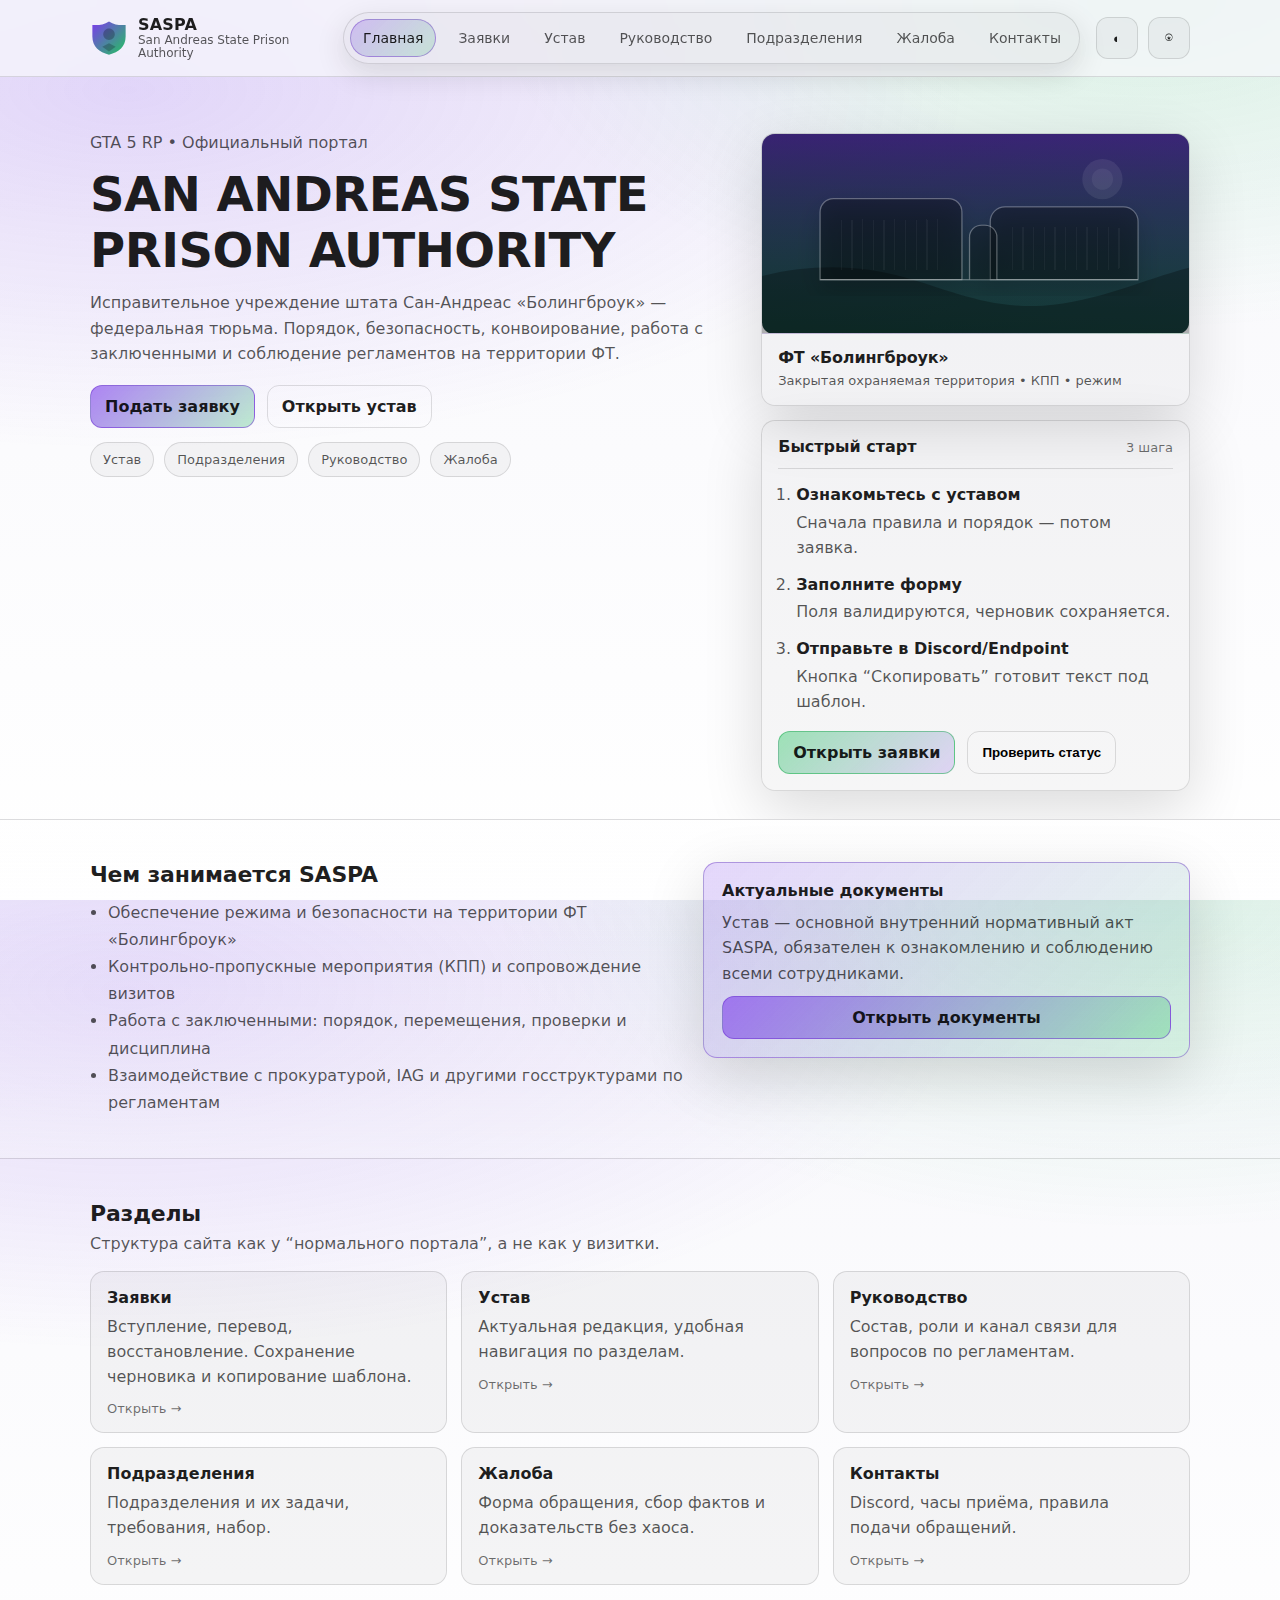
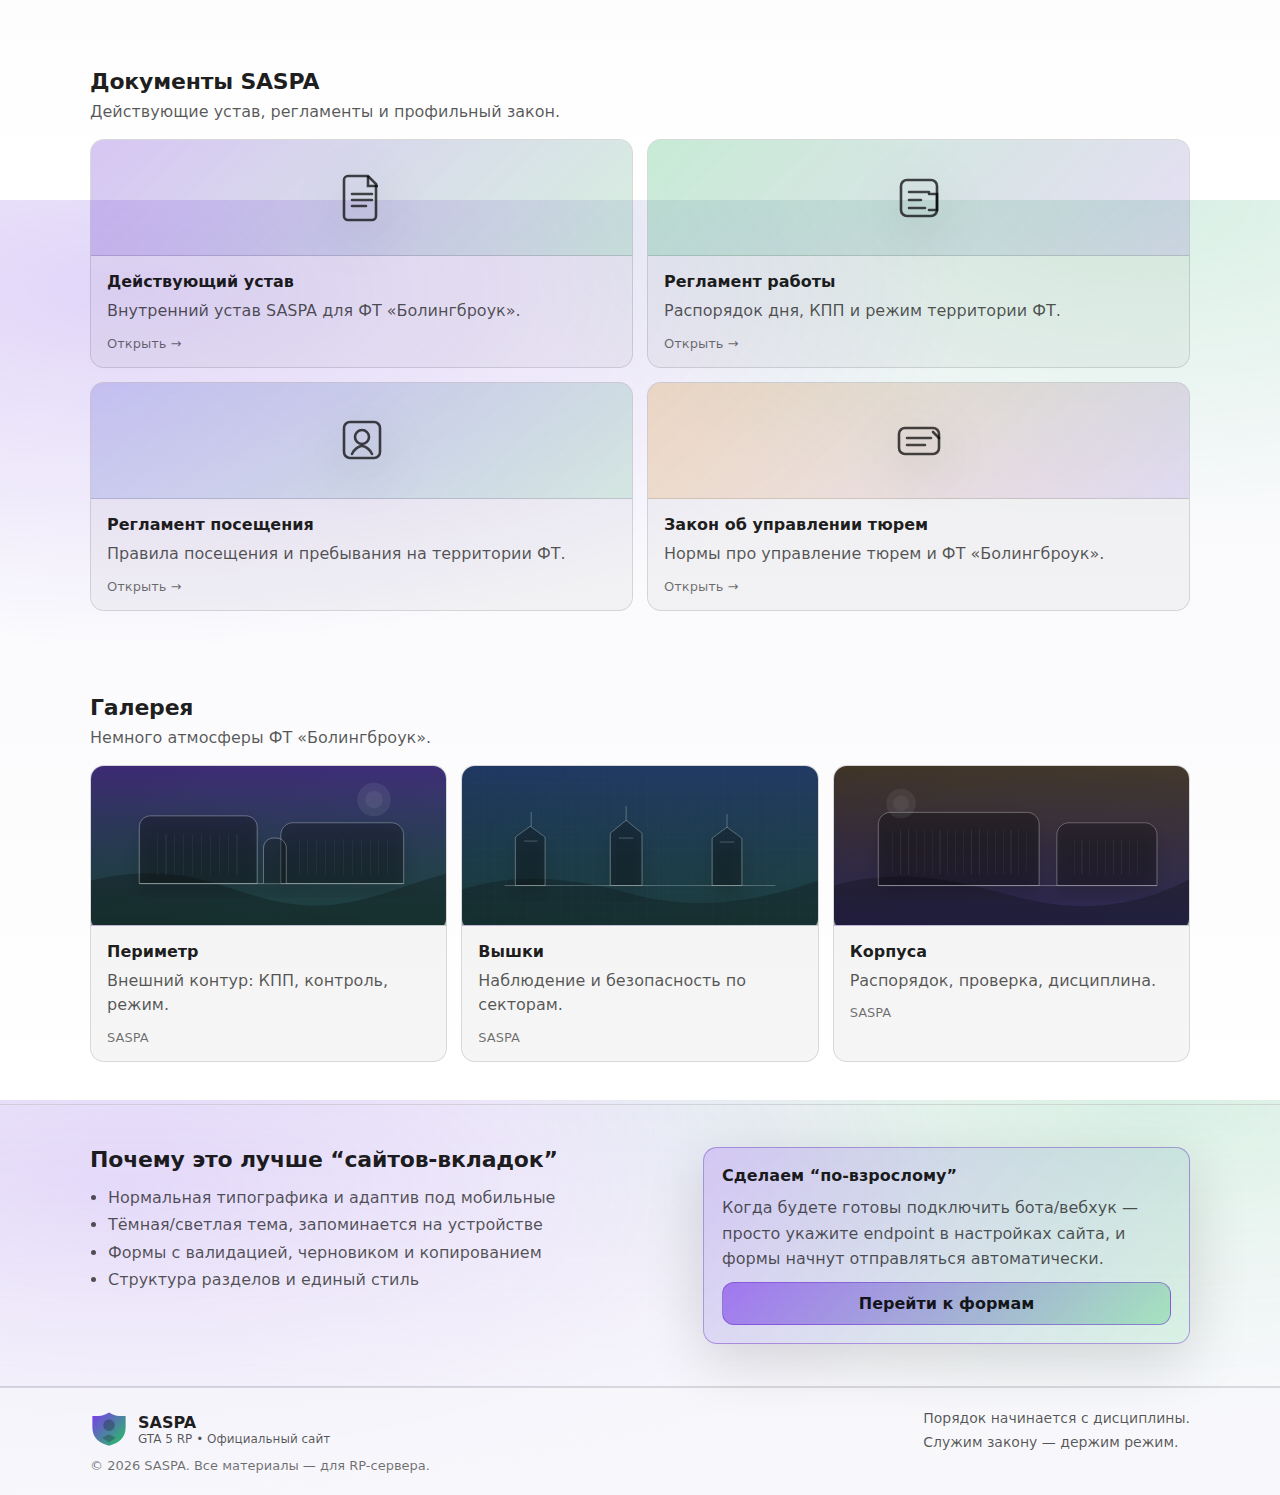
<file: index.html>
<!doctype html>
<html lang="ru">
  <head>
    <meta charset="utf-8" />
    <meta name="viewport" content="width=device-width, initial-scale=1" />
    <meta name="color-scheme" content="dark light" />
    <title>SASPA — San Andreas State Prison Authority</title>
    <meta
      name="description"
      content="Официальный сайт SASPA (GTA 5 RP): San Andreas State Prison Authority, ФТ «Болингброук», документы, руководство и отделы."
    />
    <link rel="icon" href="/assets/logo.svg" type="image/svg+xml" />
    <link rel="stylesheet" href="/assets/styles.css" />
  </head>
  <body>
    <a class="skip-link" href="#content">Перейти к содержимому</a>

    <header class="site-header">
      <div class="container header-inner">
        <a class="brand" href="/" aria-label="SASPA — главная">
          <img class="brand-mark" src="/assets/logo.svg" alt="" />
          <span class="brand-text">
            <span class="brand-name">SASPA</span>
            <span class="brand-sub">San Andreas State Prison Authority</span>
          </span>
        </a>

        <nav class="nav" aria-label="Основная навигация">
          <a class="nav-link is-active" href="/">Главная</a>
          <a class="nav-link" href="/apply.html">Заявки</a>
          <a class="nav-link" href="/charter.html">Устав</a>
          <a class="nav-link" href="/leadership.html">Руководство</a>
          <a class="nav-link" href="/divisions.html">Подразделения</a>
          <a class="nav-link" href="/complaint.html">Жалоба</a>
          <a class="nav-link" href="/contacts.html">Контакты</a>
        </nav>

        <div class="header-actions">
          <button class="icon-button" type="button" data-action="toggle-theme" aria-label="Переключить тему">
            <span class="icon" aria-hidden="true">◐</span>
          </button>
          <button class="icon-button" type="button" data-action="open-auth" aria-label="Войти">
            <span class="icon" aria-hidden="true">⍟</span>
          </button>
          <button class="icon-button" type="button" data-action="logout" aria-label="Выйти" data-slot="logout" hidden>
            <span class="icon" aria-hidden="true">⎋</span>
          </button>
          <button class="icon-button nav-toggle" type="button" data-action="toggle-nav" aria-label="Открыть меню">
            <span class="icon" aria-hidden="true">☰</span>
          </button>
        </div>
      </div>
    </header>

    <main id="content">
      <section class="hero">
        <div class="container hero-inner">
          <div class="hero-copy">
            <p class="kicker">GTA 5 RP • Официальный портал</p>
            <h1 class="hero-title" data-edit="index-hero-title">SAN ANDREAS STATE PRISON AUTHORITY</h1>
            <p class="hero-lead" data-edit="index-hero-lead">
              Исправительное учреждение штата Сан-Андреас «Болингброук» — федеральная тюрьма. Порядок, безопасность, конвоирование,
              работа с заключенными и соблюдение регламентов на территории ФТ.
            </p>
            <div class="hero-cta">
              <a class="button button-primary" href="/apply.html">Подать заявку</a>
              <a class="button button-ghost" href="/charter.html">Открыть устав</a>
            </div>
            <div class="hero-badges" aria-label="Ключевые разделы">
              <a class="pill" href="/charter.html">Устав</a>
              <a class="pill" href="/divisions.html">Подразделения</a>
              <a class="pill" href="/leadership.html">Руководство</a>
              <a class="pill" href="/complaint.html">Жалоба</a>
            </div>
          </div>

          <div class="hero-panel" role="presentation">
              <div class="prison-shot" aria-label="Федеральная тюрьма Болингброук">
              <div class="prison-shot-media" aria-hidden="true" data-edit="index-prison-media">
                <img
                  class="prison-photo"
                  data-slot="prison-photo"
                  src="/assets/bolingbroke/bolingbroke-1.svg"
                  alt="Федеральная тюрьма «Болингброук»"
                  loading="lazy"
                />
                <svg viewBox="0 0 720 340" fill="none" xmlns="http://www.w3.org/2000/svg" aria-hidden="true">
                  <defs>
                    <linearGradient id="g" x1="0" y1="0" x2="1" y2="1">
                      <stop offset="0" stop-color="rgba(124,58,237,0.55)" />
                      <stop offset="1" stop-color="rgba(34,197,94,0.22)" />
                    </linearGradient>
                    <linearGradient id="w" x1="0" y1="0" x2="0" y2="1">
                      <stop offset="0" stop-color="rgba(255,255,255,0.85)" />
                      <stop offset="1" stop-color="rgba(255,255,255,0.35)" />
                    </linearGradient>
                    <filter id="s" x="-20%" y="-20%" width="140%" height="140%">
                      <feDropShadow dx="0" dy="18" stdDeviation="22" flood-color="rgba(0,0,0,0.45)" />
                    </filter>
                  </defs>

                  <rect x="0" y="0" width="720" height="340" rx="20" fill="url(#g)" opacity="0.9" />

                  <path
                    d="M0 260C90 220 170 230 240 250C310 270 380 300 470 292C560 284 640 240 720 220V340H0V260Z"
                    fill="rgba(0,0,0,0.22)"
                  />

                  <g filter="url(#s)">
                    <path
                      d="M94 238V128C94 116 104 106 116 106H302C314 106 324 116 324 128V238H94Z"
                      fill="rgba(0,0,0,0.28)"
                      stroke="url(#w)"
                      stroke-width="2"
                      opacity="0.95"
                    />
                    <path
                      d="M396 238V142C396 129 406 118 419 118H612C625 118 636 129 636 142V238H396Z"
                      fill="rgba(0,0,0,0.26)"
                      stroke="url(#w)"
                      stroke-width="2"
                      opacity="0.95"
                    />
                    <path
                      d="M64 238V164C64 155 72 148 81 148H112V238H64Z"
                      fill="rgba(0,0,0,0.22)"
                      stroke="url(#w)"
                      stroke-width="2"
                      opacity="0.95"
                    />
                    <path
                      d="M608 238V156C608 147 616 140 625 140H658V238H608Z"
                      fill="rgba(0,0,0,0.22)"
                      stroke="url(#w)"
                      stroke-width="2"
                      opacity="0.95"
                    />
                    <path d="M96 238H636" stroke="rgba(255,255,255,0.55)" stroke-width="2" opacity="0.8" />

                    <g opacity="0.82">
                      <path d="M130 132V214" stroke="rgba(255,255,255,0.55)" stroke-width="2" />
                      <path d="M154 132V214" stroke="rgba(255,255,255,0.55)" stroke-width="2" />
                      <path d="M178 132V214" stroke="rgba(255,255,255,0.55)" stroke-width="2" />
                      <path d="M202 132V214" stroke="rgba(255,255,255,0.55)" stroke-width="2" />
                      <path d="M226 132V214" stroke="rgba(255,255,255,0.55)" stroke-width="2" />
                      <path d="M250 132V214" stroke="rgba(255,255,255,0.55)" stroke-width="2" />
                      <path d="M274 132V214" stroke="rgba(255,255,255,0.55)" stroke-width="2" />
                      <path d="M430 148V214" stroke="rgba(255,255,255,0.55)" stroke-width="2" />
                      <path d="M454 148V214" stroke="rgba(255,255,255,0.55)" stroke-width="2" />
                      <path d="M478 148V214" stroke="rgba(255,255,255,0.55)" stroke-width="2" />
                      <path d="M502 148V214" stroke="rgba(255,255,255,0.55)" stroke-width="2" />
                      <path d="M526 148V214" stroke="rgba(255,255,255,0.55)" stroke-width="2" />
                      <path d="M550 148V214" stroke="rgba(255,255,255,0.55)" stroke-width="2" />
                      <path d="M574 148V214" stroke="rgba(255,255,255,0.55)" stroke-width="2" />
                    </g>

                    <path
                      d="M340 238V170C340 160 348 152 358 152H362C372 152 380 160 380 170V238"
                      fill="rgba(0,0,0,0.22)"
                      stroke="rgba(255,255,255,0.6)"
                      stroke-width="2"
                      opacity="0.9"
                    />
                  </g>

                  <circle cx="570" cy="78" r="34" fill="rgba(255,255,255,0.08)" />
                  <circle cx="570" cy="78" r="18" fill="rgba(255,255,255,0.06)" />
                </svg>
              </div>
              <div class="prison-shot-meta">
                <div class="prison-shot-title">ФТ «Болингброук»</div>
                <div class="prison-shot-sub" data-edit="index-prison-sub">Закрытая охраняемая территория • КПП • режим</div>
              </div>
            </div>

            <div class="panel">
              <div class="panel-header">
                <div class="panel-title">Быстрый старт</div>
                <div class="panel-sub">3 шага</div>
              </div>
              <ol class="steps">
                <li class="step">
                  <div class="step-title">Ознакомьтесь с уставом</div>
                  <div class="step-text">Сначала правила и порядок — потом заявка.</div>
                </li>
                <li class="step">
                  <div class="step-title">Заполните форму</div>
                  <div class="step-text">Поля валидируются, черновик сохраняется.</div>
                </li>
                <li class="step">
                  <div class="step-title">Отправьте в Discord/Endpoint</div>
                  <div class="step-text">Кнопка “Скопировать” готовит текст под шаблон.</div>
                </li>
              </ol>
              <div class="panel-actions">
                <a class="button button-secondary" href="/apply.html">Открыть заявки</a>
                <button class="button button-ghost" type="button" data-action="open-status">Проверить статус</button>
              </div>
            </div>
          </div>
        </div>
        <div class="hero-glow" aria-hidden="true"></div>
      </section>

      <section class="section section-alt">
        <div class="container">
          <div class="split">
            <div>
              <h2 class="section-title">Чем занимается SASPA</h2>
              <ul class="feature-list" data-edit="index-what-list">
                <li>Обеспечение режима и безопасности на территории ФТ «Болингброук»</li>
                <li>Контрольно-пропускные мероприятия (КПП) и сопровождение визитов</li>
                <li>Работа с заключенными: порядок, перемещения, проверки и дисциплина</li>
                <li>Взаимодействие с прокуратурой, IAG и другими госструктурами по регламентам</li>
              </ul>
            </div>
            <div class="callout">
              <div class="callout-title">Актуальные документы</div>
              <div class="callout-text">
                Устав — основной внутренний нормативный акт SASPA, обязателен к ознакомлению и соблюдению всеми сотрудниками.
              </div>
              <a class="button button-primary" href="/charter.html">Открыть документы</a>
            </div>
          </div>
        </div>
      </section>

      <section class="section">
        <div class="container">
          <div class="section-head">
            <h2 class="section-title">Разделы</h2>
            <p class="section-lead">Структура сайта как у “нормального портала”, а не как у визитки.</p>
          </div>

          <div class="grid cards">
            <a class="card" href="/apply.html">
              <div class="card-title">Заявки</div>
              <div class="card-text">Вступление, перевод, восстановление. Сохранение черновика и копирование шаблона.</div>
              <div class="card-meta">Открыть →</div>
            </a>
            <a class="card" href="/charter.html">
              <div class="card-title">Устав</div>
              <div class="card-text">Актуальная редакция, удобная навигация по разделам.</div>
              <div class="card-meta">Открыть →</div>
            </a>
            <a class="card" href="/leadership.html">
              <div class="card-title">Руководство</div>
              <div class="card-text">Состав, роли и канал связи для вопросов по регламентам.</div>
              <div class="card-meta">Открыть →</div>
            </a>
            <a class="card" href="/divisions.html">
              <div class="card-title">Подразделения</div>
              <div class="card-text">Подразделения и их задачи, требования, набор.</div>
              <div class="card-meta">Открыть →</div>
            </a>
            <a class="card" href="/complaint.html">
              <div class="card-title">Жалоба</div>
              <div class="card-text">Форма обращения, сбор фактов и доказательств без хаоса.</div>
              <div class="card-meta">Открыть →</div>
            </a>
            <a class="card" href="/contacts.html">
              <div class="card-title">Контакты</div>
              <div class="card-text">Discord, часы приёма, правила подачи обращений.</div>
              <div class="card-meta">Открыть →</div>
            </a>
          </div>
        </div>
      </section>

      <section class="section">
        <div class="container">
          <div class="section-head">
            <h2 class="section-title">Документы SASPA</h2>
            <p class="section-lead">Действующие устав, регламенты и профильный закон.</p>
          </div>

          <div class="grid doc-cards">
            <a
              class="card doc-card"
              href="https://forum.gta5rp.com/threads/deistvujuschii-ustav-san-andreas-state-prison-authority.3358249/"
              target="_blank"
              rel="noreferrer noopener"
            >
              <div class="doc-media doc-media-charter" aria-hidden="true">
                <svg viewBox="0 0 64 64" fill="none" aria-hidden="true">
                  <path
                    d="M18 10h20l8 8v32a4 4 0 0 1-4 4H18a4 4 0 0 1-4-4V14a4 4 0 0 1 4-4Z"
                    stroke="currentColor"
                    stroke-width="2.6"
                    opacity="0.92"
                  />
                  <path d="M38 10v10h10" stroke="currentColor" stroke-width="2.6" opacity="0.92" />
                  <path
                    d="M22 28h20M22 34h20M22 40h14"
                    stroke="currentColor"
                    stroke-width="2.6"
                    stroke-linecap="round"
                    opacity="0.9"
                  />
                </svg>
              </div>
              <div class="doc-body">
                <div class="card-title">Действующий устав</div>
                <div class="card-text">Внутренний устав SASPA для ФТ «Болингброук».</div>
                <div class="card-meta">Открыть →</div>
              </div>
            </a>

            <a
              class="card doc-card"
              href="https://forum.gta5rp.com/threads/reglament-raboty-federalnoi-tjurmy-bolingbrouk.3356959/"
              target="_blank"
              rel="noreferrer noopener"
            >
              <div class="doc-media doc-media-work" aria-hidden="true">
                <svg viewBox="0 0 64 64" fill="none" aria-hidden="true">
                  <path
                    d="M20 14h24a6 6 0 0 1 6 6v24a6 6 0 0 1-6 6H20a6 6 0 0 1-6-6V20a6 6 0 0 1 6-6Z"
                    stroke="currentColor"
                    stroke-width="2.6"
                    opacity="0.92"
                  />
                  <path
                    d="M22 26h20M22 34h12M22 42h16"
                    stroke="currentColor"
                    stroke-width="2.6"
                    stroke-linecap="round"
                    opacity="0.9"
                  />
                  <path
                    d="M42 28h8v16h-8"
                    stroke="currentColor"
                    stroke-width="2.6"
                    stroke-linecap="round"
                    opacity="0.92"
                  />
                </svg>
              </div>
              <div class="doc-body">
                <div class="card-title">Регламент работы</div>
                <div class="card-text">Распорядок дня, КПП и режим территории ФТ.</div>
                <div class="card-meta">Открыть →</div>
              </div>
            </a>

            <a
              class="card doc-card"
              href="https://forum.gta5rp.com/threads/reglament-poseschenija-i-prebyvanija-na-territorii-federalnoi-tjurmy-bolingbrouk.2700884/"
              target="_blank"
              rel="noreferrer noopener"
            >
              <div class="doc-media doc-media-visit" aria-hidden="true">
                <svg viewBox="0 0 64 64" fill="none" aria-hidden="true">
                  <path
                    d="M20 14h24a6 6 0 0 1 6 6v24a6 6 0 0 1-6 6H20a6 6 0 0 1-6-6V20a6 6 0 0 1 6-6Z"
                    stroke="currentColor"
                    stroke-width="2.6"
                    opacity="0.92"
                  />
                  <path
                    d="M32 22a7 7 0 1 0 0 14a7 7 0 0 0 0-14Z"
                    stroke="currentColor"
                    stroke-width="2.6"
                    opacity="0.92"
                  />
                  <path
                    d="M22 46c2.2-5 7-8 10-8s7.8 3 10 8"
                    stroke="currentColor"
                    stroke-width="2.6"
                    stroke-linecap="round"
                    opacity="0.9"
                  />
                </svg>
              </div>
              <div class="doc-body">
                <div class="card-title">Регламент посещения</div>
                <div class="card-text">Правила посещения и пребывания на территории ФТ.</div>
                <div class="card-meta">Открыть →</div>
              </div>
            </a>

            <a
              class="card doc-card"
              href="https://forum.gta5rp.com/threads/zakon-ob-upravlenii-tjurem-shtata-san-andreas-redakcija-ot-13-janvarja-2025-goda.827349/"
              target="_blank"
              rel="noreferrer noopener"
            >
              <div class="doc-media doc-media-law" aria-hidden="true">
                <svg viewBox="0 0 64 64" fill="none" aria-hidden="true">
                  <path
                    d="M18 20h28a6 6 0 0 1 6 6v14a6 6 0 0 1-6 6H18a6 6 0 0 1-6-6V26a6 6 0 0 1 6-6Z"
                    stroke="currentColor"
                    stroke-width="2.6"
                    opacity="0.92"
                  />
                  <path
                    d="M20 30h24M20 37h18"
                    stroke="currentColor"
                    stroke-width="2.6"
                    stroke-linecap="round"
                    opacity="0.9"
                  />
                  <path
                    d="M46 24l6 6"
                    stroke="currentColor"
                    stroke-width="2.6"
                    stroke-linecap="round"
                    opacity="0.92"
                  />
                </svg>
              </div>
              <div class="doc-body">
                <div class="card-title">Закон об управлении тюрем</div>
                <div class="card-text">Нормы про управление тюрем и ФТ «Болингброук».</div>
                <div class="card-meta">Открыть →</div>
              </div>
            </a>
          </div>
        </div>
      </section>

      <section class="section">
        <div class="container">
          <div class="section-head">
            <h2 class="section-title">Галерея</h2>
            <p class="section-lead">Немного атмосферы ФТ «Болингброук».</p>
          </div>

          <div class="grid cards gallery-cards">
            <div class="card card-static doc-card gallery-card">
              <div class="gallery-media" aria-hidden="true">
                <img src="/assets/bolingbroke/bolingbroke-1.svg" alt="" loading="lazy" />
              </div>
              <div class="doc-body">
                <div class="card-title">Периметр</div>
                <div class="card-text">Внешний контур: КПП, контроль, режим.</div>
                <div class="card-meta">SASPA</div>
              </div>
            </div>
            <div class="card card-static doc-card gallery-card">
              <div class="gallery-media" aria-hidden="true">
                <img src="/assets/bolingbroke/bolingbroke-2.svg" alt="" loading="lazy" />
              </div>
              <div class="doc-body">
                <div class="card-title">Вышки</div>
                <div class="card-text">Наблюдение и безопасность по секторам.</div>
                <div class="card-meta">SASPA</div>
              </div>
            </div>
            <div class="card card-static doc-card gallery-card">
              <div class="gallery-media" aria-hidden="true">
                <img src="/assets/bolingbroke/bolingbroke-3.svg" alt="" loading="lazy" />
              </div>
              <div class="doc-body">
                <div class="card-title">Корпуса</div>
                <div class="card-text">Распорядок, проверка, дисциплина.</div>
                <div class="card-meta">SASPA</div>
              </div>
            </div>
          </div>
        </div>
      </section>

      <section class="section section-alt">
        <div class="container">
          <div class="split">
            <div>
              <h2 class="section-title">Почему это лучше “сайтов-вкладок”</h2>
              <ul class="feature-list">
                <li>Нормальная типографика и адаптив под мобильные</li>
                <li>Тёмная/светлая тема, запоминается на устройстве</li>
                <li>Формы с валидацией, черновиком и копированием</li>
                <li>Структура разделов и единый стиль</li>
              </ul>
            </div>
            <div class="callout">
              <div class="callout-title">Сделаем “по-взрослому”</div>
              <div class="callout-text">
                Когда будете готовы подключить бота/вебхук — просто укажите endpoint в настройках сайта, и формы начнут отправляться
                автоматически.
              </div>
              <a class="button button-primary" href="/apply.html">Перейти к формам</a>
            </div>
          </div>
        </div>
      </section>
    </main>

    <footer class="site-footer">
      <div class="container footer-inner">
        <div class="footer-left">
          <div class="footer-brand">
            <img class="brand-mark" src="/assets/logo.svg" alt="" />
            <div>
              <div class="footer-title">SASPA</div>
              <div class="footer-sub">GTA 5 RP • Официальный сайт</div>
            </div>
          </div>
          <div class="footer-meta">© <span data-slot="year"></span> SASPA. Все материалы — для RP-сервера.</div>
        </div>
        <div class="footer-links" aria-label="Ссылки в подвале">
          <div>Порядок начинается с дисциплины.</div>
          <div>Служим закону — держим режим.</div>
        </div>
      </div>
    </footer>

    <dialog class="dialog" id="statusDialog" aria-label="Проверка статуса заявки">
      <form method="dialog" class="dialog-card">
        <div class="dialog-head">
          <div class="dialog-title">Статус заявки</div>
          <button class="icon-button" type="submit" aria-label="Закрыть">
            <span aria-hidden="true">✕</span>
          </button>
        </div>
        <p class="muted">
          Если у вас есть ID заявки — вставьте его и нажмите “Проверить”. Сейчас это демо-режим: ID хранится локально после
          отправки/копирования.
        </p>
        <label class="field">
          <span class="field-label">ID заявки</span>
          <input class="input" name="requestId" placeholder="например, SASPA-7F3A2" autocomplete="off" />
        </label>
        <div class="dialog-actions">
          <button class="button button-secondary" value="cancel" type="submit">Закрыть</button>
          <button class="button button-primary" data-action="check-status" type="button">Проверить</button>
        </div>
        <div class="notice" data-slot="status-result" hidden></div>
      </form>
    </dialog>

    <dialog class="dialog" id="authDialog" aria-label="Вход">
      <form method="dialog" class="dialog-card" data-form="auth">
        <div class="dialog-head">
          <div class="dialog-title">Вход</div>
          <button class="icon-button" type="submit" aria-label="Закрыть">
            <span aria-hidden="true">✕</span>
          </button>
        </div>
        <p class="muted">Доступ к редактированию сайта на этом устройстве. По умолчанию: admin / admin.</p>
        <label class="field">
          <span class="field-label">Логин</span>
          <input class="input" name="username" autocomplete="username" />
        </label>
        <label class="field">
          <span class="field-label">Пароль</span>
          <input class="input" name="password" type="password" autocomplete="current-password" />
        </label>
        <div class="dialog-actions">
          <button class="button button-secondary" value="cancel" type="submit">Закрыть</button>
          <button class="button button-primary" data-action="auth-login" type="button">Войти</button>
        </div>
        <div class="notice" data-slot="auth-result" hidden></div>
      </form>
    </dialog>

    <script src="/assets/app.js" defer></script>
  </body>
</html>
</file>
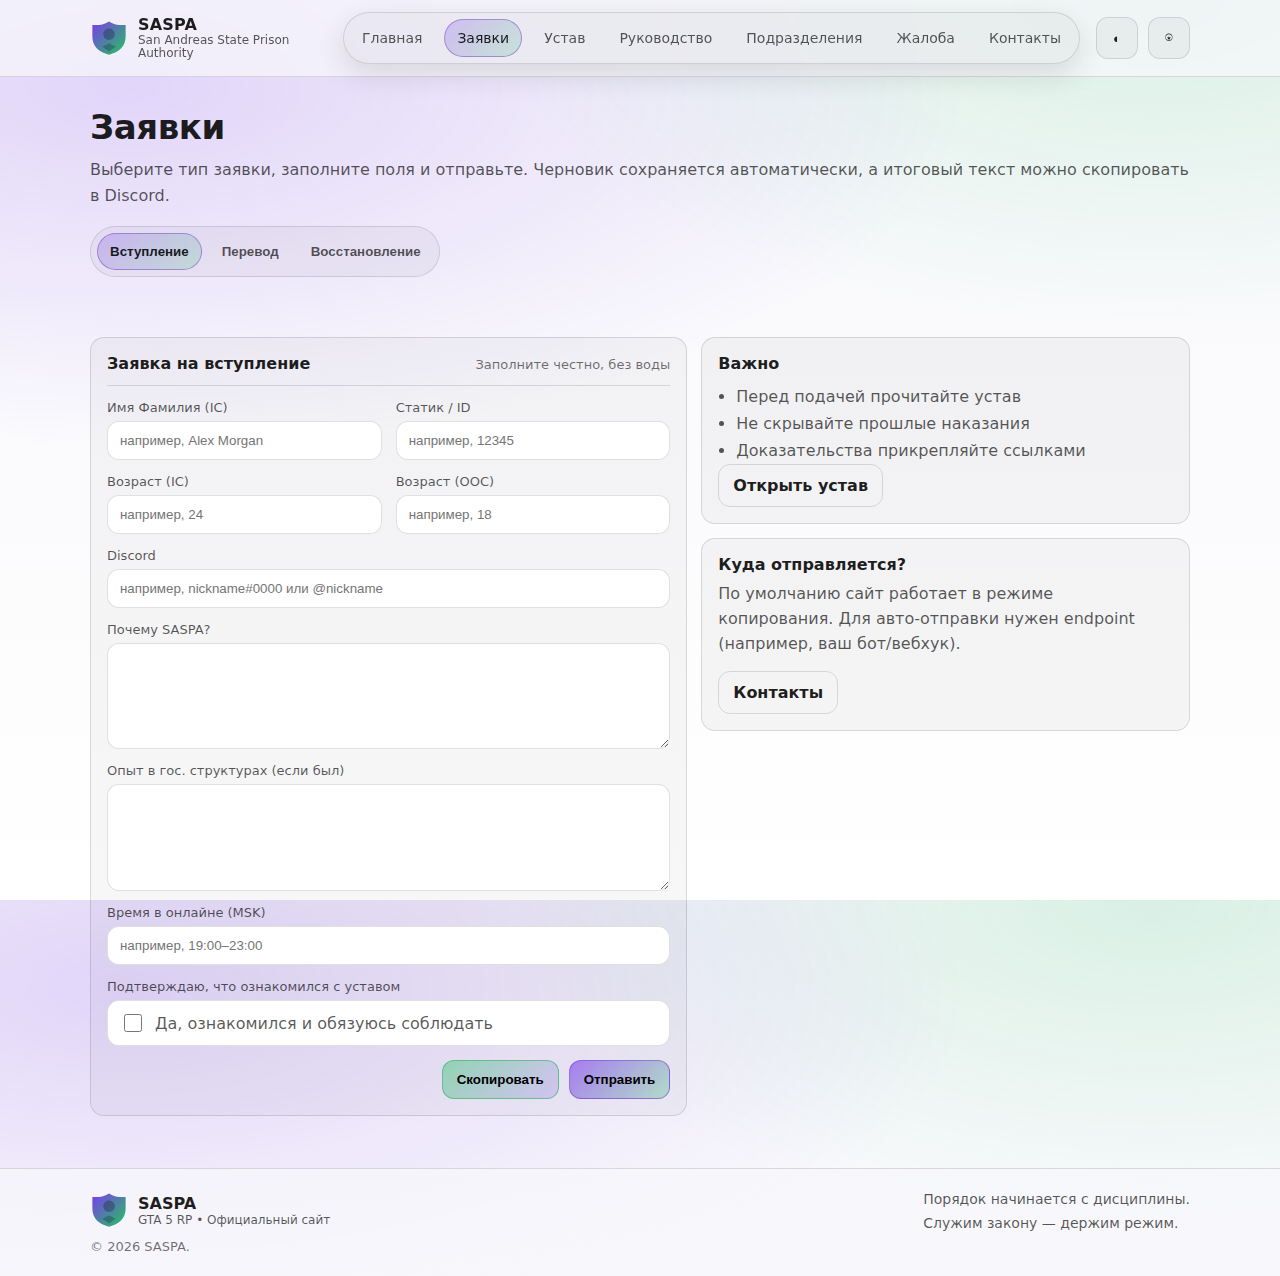
<file: apply.html>
<!doctype html>
<html lang="ru">
  <head>
    <meta charset="utf-8" />
    <meta name="viewport" content="width=device-width, initial-scale=1" />
    <meta name="color-scheme" content="dark light" />
    <title>SASPA — Заявки</title>
    <meta name="description" content="Подача заявок SASPA: вступление, перевод, восстановление." />
    <link rel="icon" href="/assets/logo.svg" type="image/svg+xml" />
    <link rel="stylesheet" href="/assets/styles.css" />
  </head>
  <body>
    <a class="skip-link" href="#content">Перейти к содержимому</a>

    <header class="site-header">
      <div class="container header-inner">
        <a class="brand" href="/" aria-label="SASPA — главная">
          <img class="brand-mark" src="/assets/logo.svg" alt="" />
          <span class="brand-text">
            <span class="brand-name">SASPA</span>
            <span class="brand-sub">San Andreas State Prison Authority</span>
          </span>
        </a>

        <nav class="nav" aria-label="Основная навигация">
          <a class="nav-link" href="/">Главная</a>
          <a class="nav-link is-active" href="/apply.html">Заявки</a>
          <a class="nav-link" href="/charter.html">Устав</a>
          <a class="nav-link" href="/leadership.html">Руководство</a>
          <a class="nav-link" href="/divisions.html">Подразделения</a>
          <a class="nav-link" href="/complaint.html">Жалоба</a>
          <a class="nav-link" href="/contacts.html">Контакты</a>
        </nav>

        <div class="header-actions">
          <button class="icon-button" type="button" data-action="toggle-theme" aria-label="Переключить тему">
            <span class="icon" aria-hidden="true">◐</span>
          </button>
          <button class="icon-button" type="button" data-action="open-auth" aria-label="Войти">
            <span class="icon" aria-hidden="true">⍟</span>
          </button>
          <button class="icon-button" type="button" data-action="logout" aria-label="Выйти" data-slot="logout" hidden>
            <span class="icon" aria-hidden="true">⎋</span>
          </button>
          <button class="icon-button nav-toggle" type="button" data-action="toggle-nav" aria-label="Открыть меню">
            <span class="icon" aria-hidden="true">☰</span>
          </button>
        </div>
      </div>
    </header>

    <main id="content" class="page">
      <section class="page-head">
        <div class="container">
          <h1 class="page-title">Заявки</h1>
          <p class="page-lead" data-edit="apply-lead">
            Выберите тип заявки, заполните поля и отправьте. Черновик сохраняется автоматически, а итоговый текст можно скопировать в
            Discord.
          </p>
          <div class="tabs" role="tablist" aria-label="Тип заявки">
            <button class="tab is-active" role="tab" aria-selected="true" data-tab="join" id="joinTab">Вступление</button>
            <button class="tab" role="tab" aria-selected="false" data-tab="transfer" id="transferTab">Перевод</button>
            <button class="tab" role="tab" aria-selected="false" data-tab="reinstatement" id="reinstatementTab">
              Восстановление
            </button>
          </div>
        </div>
      </section>

      <section class="section">
        <div class="container">
          <div class="grid form-grid">
            <div class="panel">
              <div class="panel-header">
                <div class="panel-title" data-slot="form-title">Заявка на вступление</div>
                <div class="panel-sub">Заполните честно, без воды</div>
              </div>

              <form class="form" data-form="application">
                <input type="hidden" name="type" value="join" />
                <div class="grid fields">
                  <label class="field">
                    <span class="field-label">Имя Фамилия (IC)</span>
                    <input class="input" name="icName" autocomplete="name" placeholder="например, Alex Morgan" required />
                  </label>
                  <label class="field">
                    <span class="field-label">Статик / ID</span>
                    <input class="input" name="staticId" inputmode="numeric" placeholder="например, 12345" required />
                  </label>
                  <label class="field">
                    <span class="field-label">Возраст (IC)</span>
                    <input class="input" name="icAge" inputmode="numeric" placeholder="например, 24" required />
                  </label>
                  <label class="field">
                    <span class="field-label">Возраст (OOC)</span>
                    <input class="input" name="oocAge" inputmode="numeric" placeholder="например, 18" required />
                  </label>
                  <label class="field field-wide">
                    <span class="field-label">Discord</span>
                    <input class="input" name="discord" placeholder="например, nickname#0000 или @nickname" required />
                  </label>
                  <label class="field field-wide">
                    <span class="field-label">Почему SASPA?</span>
                    <textarea class="textarea" name="motivation" rows="4" required></textarea>
                  </label>
                  <label class="field field-wide">
                    <span class="field-label">Опыт в гос. структурах (если был)</span>
                    <textarea class="textarea" name="experience" rows="4"></textarea>
                  </label>
                  <label class="field field-wide">
                    <span class="field-label">Время в онлайне (MSK)</span>
                    <input class="input" name="onlineTime" placeholder="например, 19:00–23:00" required />
                  </label>
                  <label class="field field-wide">
                    <span class="field-label">Подтверждаю, что ознакомился с уставом</span>
                    <div class="check">
                      <input class="checkbox" type="checkbox" name="charterAck" required />
                      <span class="check-text">Да, ознакомился и обязуюсь соблюдать</span>
                    </div>
                  </label>
                </div>

                <div class="form-actions">
                  <button class="button button-secondary" type="button" data-action="copy-application">Скопировать</button>
                  <button class="button button-primary" type="submit">Отправить</button>
                </div>

                <div class="notice" data-slot="form-result" hidden></div>
              </form>
            </div>

            <aside class="sidebar">
              <div class="card card-compact">
                <div class="card-title">Важно</div>
                <ul class="list">
                  <li>Перед подачей прочитайте устав</li>
                  <li>Не скрывайте прошлые наказания</li>
                  <li>Доказательства прикрепляйте ссылками</li>
                </ul>
                <a class="button button-ghost" href="/charter.html">Открыть устав</a>
              </div>

              <div class="card card-compact">
                <div class="card-title">Куда отправляется?</div>
                <div class="card-text">
                  По умолчанию сайт работает в режиме копирования. Для авто-отправки нужен endpoint (например, ваш бот/вебхук).
                </div>
                <a class="button button-ghost" href="/contacts.html">Контакты</a>
              </div>
            </aside>
          </div>
        </div>
      </section>
    </main>

    <footer class="site-footer">
      <div class="container footer-inner">
        <div class="footer-left">
          <div class="footer-brand">
            <img class="brand-mark" src="/assets/logo.svg" alt="" />
            <div>
              <div class="footer-title">SASPA</div>
              <div class="footer-sub">GTA 5 RP • Официальный сайт</div>
            </div>
          </div>
          <div class="footer-meta">© <span data-slot="year"></span> SASPA.</div>
        </div>
        <div class="footer-links">
          <div>Порядок начинается с дисциплины.</div>
          <div>Служим закону — держим режим.</div>
        </div>
      </div>
    </footer>

    <dialog class="dialog" id="authDialog" aria-label="Вход">
      <form method="dialog" class="dialog-card" data-form="auth">
        <div class="dialog-head">
          <div class="dialog-title">Вход</div>
          <button class="icon-button" type="submit" aria-label="Закрыть">
            <span aria-hidden="true">✕</span>
          </button>
        </div>
        <p class="muted">Доступ к редактированию сайта на этом устройстве. По умолчанию: admin / admin.</p>
        <label class="field">
          <span class="field-label">Логин</span>
          <input class="input" name="username" autocomplete="username" />
        </label>
        <label class="field">
          <span class="field-label">Пароль</span>
          <input class="input" name="password" type="password" autocomplete="current-password" />
        </label>
        <div class="dialog-actions">
          <button class="button button-secondary" value="cancel" type="submit">Закрыть</button>
          <button class="button button-primary" data-action="auth-login" type="button">Войти</button>
        </div>
        <div class="notice" data-slot="auth-result" hidden></div>
      </form>
    </dialog>

    <script src="/assets/app.js" defer></script>
  </body>
</html>
</file>
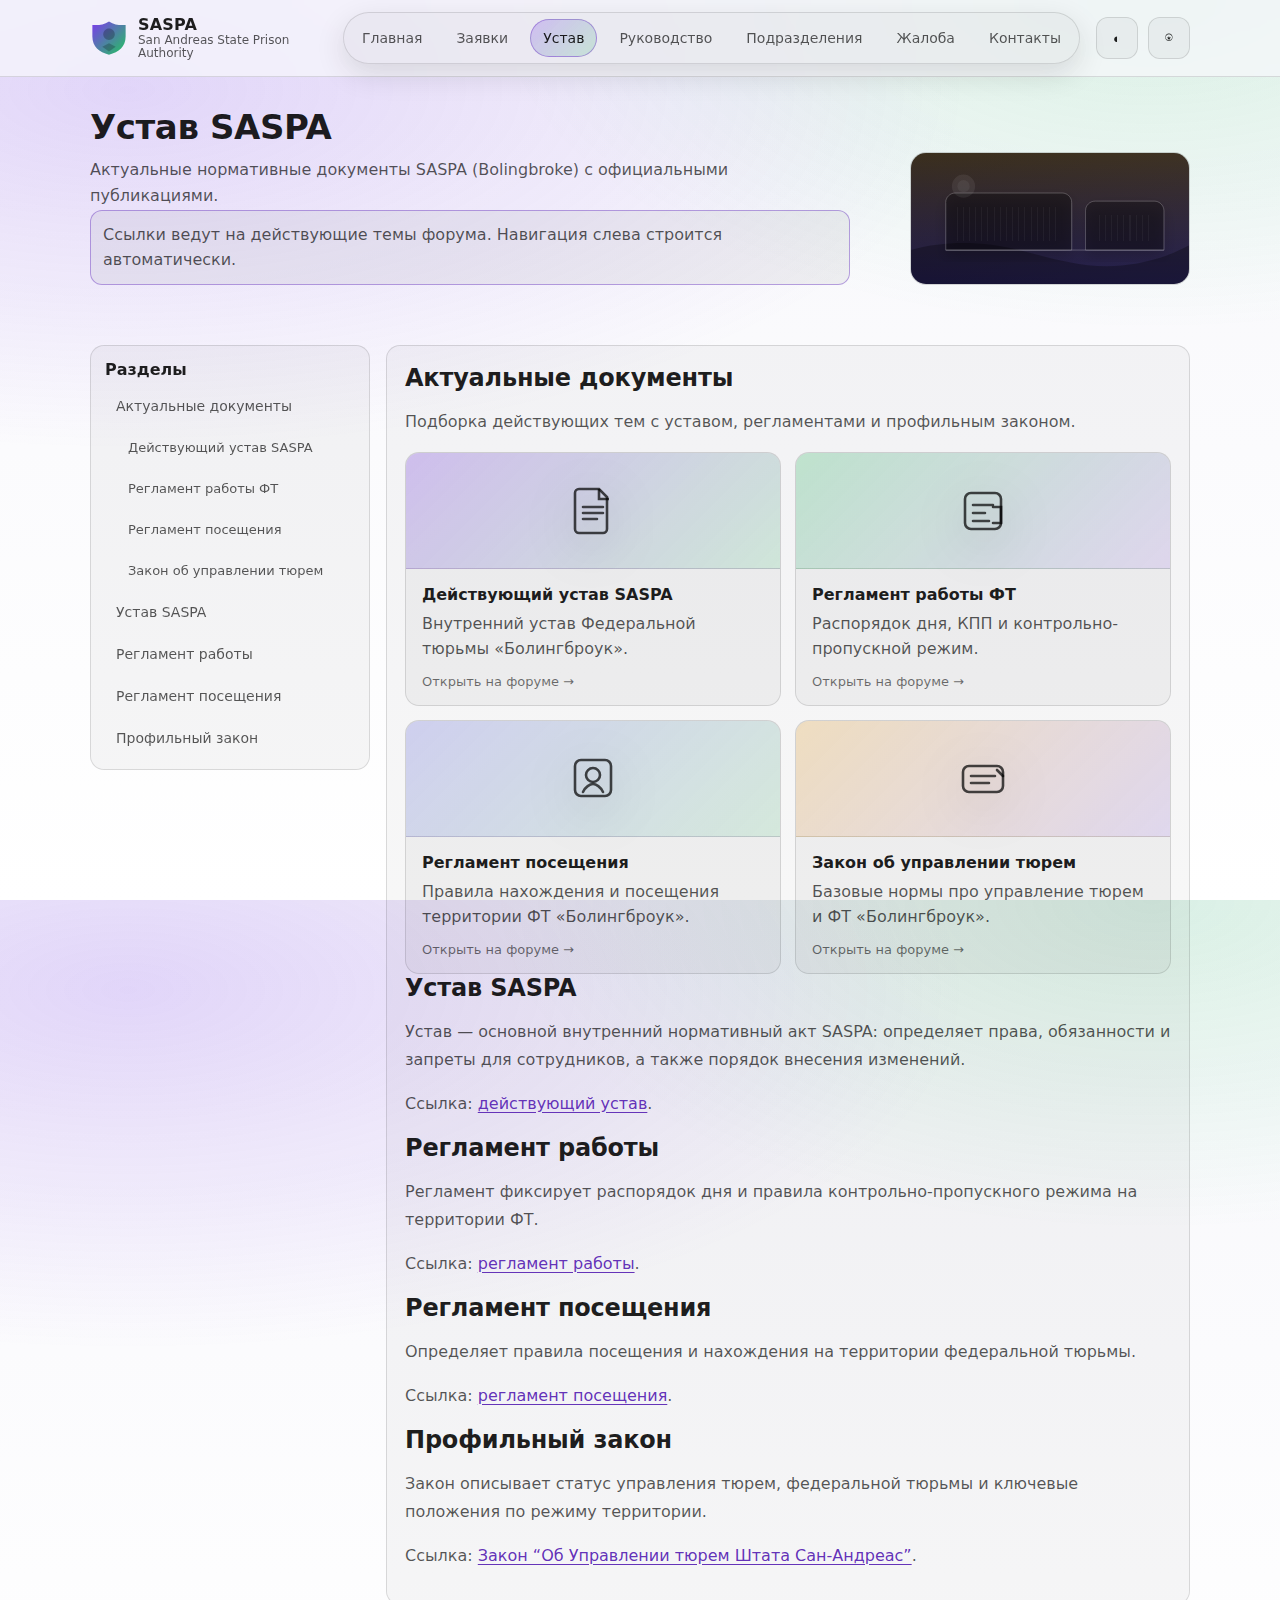
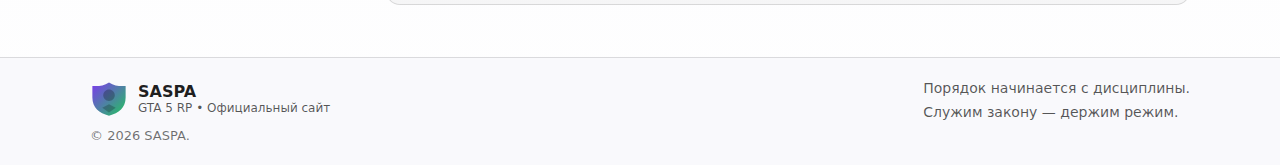
<file: charter.html>
<!doctype html>
<html lang="ru">
  <head>
    <meta charset="utf-8" />
    <meta name="viewport" content="width=device-width, initial-scale=1" />
    <meta name="color-scheme" content="dark light" />
    <title>SASPA — Устав</title>
    <meta name="description" content="Действующий устав SASPA (GTA 5 RP)." />
    <link rel="icon" href="/assets/logo.svg" type="image/svg+xml" />
    <link rel="stylesheet" href="/assets/styles.css" />
  </head>
  <body>
    <a class="skip-link" href="#content">Перейти к содержимому</a>

    <header class="site-header">
      <div class="container header-inner">
        <a class="brand" href="/" aria-label="SASPA — главная">
          <img class="brand-mark" src="/assets/logo.svg" alt="" />
          <span class="brand-text">
            <span class="brand-name">SASPA</span>
            <span class="brand-sub">San Andreas State Prison Authority</span>
          </span>
        </a>

        <nav class="nav" aria-label="Основная навигация">
          <a class="nav-link" href="/">Главная</a>
          <a class="nav-link" href="/apply.html">Заявки</a>
          <a class="nav-link is-active" href="/charter.html">Устав</a>
          <a class="nav-link" href="/leadership.html">Руководство</a>
          <a class="nav-link" href="/divisions.html">Подразделения</a>
          <a class="nav-link" href="/complaint.html">Жалоба</a>
          <a class="nav-link" href="/contacts.html">Контакты</a>
        </nav>

        <div class="header-actions">
          <button class="icon-button" type="button" data-action="toggle-theme" aria-label="Переключить тему">
            <span class="icon" aria-hidden="true">◐</span>
          </button>
          <button class="icon-button" type="button" data-action="open-auth" aria-label="Войти">
            <span class="icon" aria-hidden="true">⍟</span>
          </button>
          <button class="icon-button" type="button" data-action="logout" aria-label="Выйти" data-slot="logout" hidden>
            <span class="icon" aria-hidden="true">⎋</span>
          </button>
          <button class="icon-button nav-toggle" type="button" data-action="toggle-nav" aria-label="Открыть меню">
            <span class="icon" aria-hidden="true">☰</span>
          </button>
        </div>
      </div>
    </header>

    <main id="content" class="page">
      <section class="page-head">
        <div class="container page-head-inner">
          <div class="page-head-copy">
            <h1 class="page-title">Устав SASPA</h1>
            <p class="page-lead" data-edit="charter-lead">Актуальные нормативные документы SASPA (Bolingbroke) с официальными публикациями.</p>
            <div class="notice">Ссылки ведут на действующие темы форума. Навигация слева строится автоматически.</div>
          </div>
          <div class="page-head-art" aria-hidden="true">
            <img src="/assets/bolingbroke/bolingbroke-3.svg" alt="" loading="lazy" />
          </div>
        </div>
      </section>

      <section class="section">
        <div class="container charter-layout">
          <aside class="toc" aria-label="Навигация по уставу">
            <div class="toc-title">Разделы</div>
            <nav class="toc-links" data-slot="toc"></nav>
          </aside>

          <article class="prose" data-slot="charter" data-edit="charter-content">
            <h2 id="documents">Актуальные документы</h2>
            <p>Подборка действующих тем с уставом, регламентами и профильным законом.</p>

            <div class="grid doc-cards">
              <a
                class="card doc-card"
                href="https://forum.gta5rp.com/threads/deistvujuschii-ustav-san-andreas-state-prison-authority.3358249/"
                target="_blank"
                rel="noreferrer noopener"
              >
                <div class="doc-media doc-media-charter" aria-hidden="true">
                  <svg viewBox="0 0 64 64" fill="none" aria-hidden="true">
                    <path
                      d="M18 10h20l8 8v32a4 4 0 0 1-4 4H18a4 4 0 0 1-4-4V14a4 4 0 0 1 4-4Z"
                      stroke="currentColor"
                      stroke-width="2.6"
                      opacity="0.92"
                    />
                    <path d="M38 10v10h10" stroke="currentColor" stroke-width="2.6" opacity="0.92" />
                    <path
                      d="M22 28h20M22 34h20M22 40h14"
                      stroke="currentColor"
                      stroke-width="2.6"
                      stroke-linecap="round"
                      opacity="0.9"
                    />
                  </svg>
                </div>
                <div class="doc-body">
                  <div class="card-title">Действующий устав SASPA</div>
                  <div class="card-text">Внутренний устав Федеральной тюрьмы «Болингброук».</div>
                  <div class="card-meta">Открыть на форуме →</div>
                </div>
              </a>

              <a
                class="card doc-card"
                href="https://forum.gta5rp.com/threads/reglament-raboty-federalnoi-tjurmy-bolingbrouk.3356959/"
                target="_blank"
                rel="noreferrer noopener"
              >
                <div class="doc-media doc-media-work" aria-hidden="true">
                  <svg viewBox="0 0 64 64" fill="none" aria-hidden="true">
                    <path
                      d="M20 14h24a6 6 0 0 1 6 6v24a6 6 0 0 1-6 6H20a6 6 0 0 1-6-6V20a6 6 0 0 1 6-6Z"
                      stroke="currentColor"
                      stroke-width="2.6"
                      opacity="0.92"
                    />
                    <path
                      d="M22 26h20M22 34h12M22 42h16"
                      stroke="currentColor"
                      stroke-width="2.6"
                      stroke-linecap="round"
                      opacity="0.9"
                    />
                    <path
                      d="M42 28h8v16h-8"
                      stroke="currentColor"
                      stroke-width="2.6"
                      stroke-linecap="round"
                      opacity="0.92"
                    />
                  </svg>
                </div>
                <div class="doc-body">
                  <div class="card-title">Регламент работы ФТ</div>
                  <div class="card-text">Распорядок дня, КПП и контрольно-пропускной режим.</div>
                  <div class="card-meta">Открыть на форуме →</div>
                </div>
              </a>

              <a
                class="card doc-card"
                href="https://forum.gta5rp.com/threads/reglament-poseschenija-i-prebyvanija-na-territorii-federalnoi-tjurmy-bolingbrouk.2700884/"
                target="_blank"
                rel="noreferrer noopener"
              >
                <div class="doc-media doc-media-visit" aria-hidden="true">
                  <svg viewBox="0 0 64 64" fill="none" aria-hidden="true">
                    <path
                      d="M20 14h24a6 6 0 0 1 6 6v24a6 6 0 0 1-6 6H20a6 6 0 0 1-6-6V20a6 6 0 0 1 6-6Z"
                      stroke="currentColor"
                      stroke-width="2.6"
                      opacity="0.92"
                    />
                    <path
                      d="M32 22a7 7 0 1 0 0 14a7 7 0 0 0 0-14Z"
                      stroke="currentColor"
                      stroke-width="2.6"
                      opacity="0.92"
                    />
                    <path
                      d="M22 46c2.2-5 7-8 10-8s7.8 3 10 8"
                      stroke="currentColor"
                      stroke-width="2.6"
                      stroke-linecap="round"
                      opacity="0.9"
                    />
                  </svg>
                </div>
                <div class="doc-body">
                  <div class="card-title">Регламент посещения</div>
                  <div class="card-text">Правила нахождения и посещения территории ФТ «Болингброук».</div>
                  <div class="card-meta">Открыть на форуме →</div>
                </div>
              </a>

              <a
                class="card doc-card"
                href="https://forum.gta5rp.com/threads/zakon-ob-upravlenii-tjurem-shtata-san-andreas-redakcija-ot-13-janvarja-2025-goda.827349/"
                target="_blank"
                rel="noreferrer noopener"
              >
                <div class="doc-media doc-media-law" aria-hidden="true">
                  <svg viewBox="0 0 64 64" fill="none" aria-hidden="true">
                    <path
                      d="M18 20h28a6 6 0 0 1 6 6v14a6 6 0 0 1-6 6H18a6 6 0 0 1-6-6V26a6 6 0 0 1 6-6Z"
                      stroke="currentColor"
                      stroke-width="2.6"
                      opacity="0.92"
                    />
                    <path
                      d="M20 30h24M20 37h18"
                      stroke="currentColor"
                      stroke-width="2.6"
                      stroke-linecap="round"
                      opacity="0.9"
                    />
                    <path
                      d="M46 24l6 6"
                      stroke="currentColor"
                      stroke-width="2.6"
                      stroke-linecap="round"
                      opacity="0.92"
                    />
                  </svg>
                </div>
                <div class="doc-body">
                  <div class="card-title">Закон об управлении тюрем</div>
                  <div class="card-text">Базовые нормы про управление тюрем и ФТ «Болингброук».</div>
                  <div class="card-meta">Открыть на форуме →</div>
                </div>
              </a>
            </div>

            <h2 id="charter">Устав SASPA</h2>
            <p>
              Устав — основной внутренний нормативный акт SASPA: определяет права, обязанности и запреты для сотрудников, а также
              порядок внесения изменений.
            </p>
            <p>
              Ссылка: <a class="link" href="https://forum.gta5rp.com/threads/deistvujuschii-ustav-san-andreas-state-prison-authority.3358249/" target="_blank" rel="noreferrer noopener">действующий устав</a>.
            </p>

            <h2 id="work-regulations">Регламент работы</h2>
            <p>Регламент фиксирует распорядок дня и правила контрольно-пропускного режима на территории ФТ.</p>
            <p>
              Ссылка:
              <a class="link" href="https://forum.gta5rp.com/threads/reglament-raboty-federalnoi-tjurmy-bolingbrouk.3356959/" target="_blank" rel="noreferrer noopener">регламент работы</a>.
            </p>

            <h2 id="visit-regulations">Регламент посещения</h2>
            <p>Определяет правила посещения и нахождения на территории федеральной тюрьмы.</p>
            <p>
              Ссылка:
              <a class="link" href="https://forum.gta5rp.com/threads/reglament-poseschenija-i-prebyvanija-na-territorii-federalnoi-tjurmy-bolingbrouk.2700884/" target="_blank" rel="noreferrer noopener">регламент посещения</a>.
            </p>

            <h2 id="law">Профильный закон</h2>
            <p>Закон описывает статус управления тюрем, федеральной тюрьмы и ключевые положения по режиму территории.</p>
            <p>
              Ссылка:
              <a class="link" href="https://forum.gta5rp.com/threads/zakon-ob-upravlenii-tjurem-shtata-san-andreas-redakcija-ot-13-janvarja-2025-goda.827349/" target="_blank" rel="noreferrer noopener">Закон “Об Управлении тюрем Штата Сан-Андреас”</a>.
            </p>
          </article>
        </div>
      </section>
    </main>

    <footer class="site-footer">
      <div class="container footer-inner">
        <div class="footer-left">
          <div class="footer-brand">
            <img class="brand-mark" src="/assets/logo.svg" alt="" />
            <div>
              <div class="footer-title">SASPA</div>
              <div class="footer-sub">GTA 5 RP • Официальный сайт</div>
            </div>
          </div>
          <div class="footer-meta">© <span data-slot="year"></span> SASPA.</div>
        </div>
        <div class="footer-links">
          <div>Порядок начинается с дисциплины.</div>
          <div>Служим закону — держим режим.</div>
        </div>
      </div>
    </footer>

    <dialog class="dialog" id="authDialog" aria-label="Вход">
      <form method="dialog" class="dialog-card" data-form="auth">
        <div class="dialog-head">
          <div class="dialog-title">Вход</div>
          <button class="icon-button" type="submit" aria-label="Закрыть">
            <span aria-hidden="true">✕</span>
          </button>
        </div>
        <p class="muted">Доступ к редактированию сайта на этом устройстве. По умолчанию: admin / admin.</p>
        <label class="field">
          <span class="field-label">Логин</span>
          <input class="input" name="username" autocomplete="username" />
        </label>
        <label class="field">
          <span class="field-label">Пароль</span>
          <input class="input" name="password" type="password" autocomplete="current-password" />
        </label>
        <div class="dialog-actions">
          <button class="button button-secondary" value="cancel" type="submit">Закрыть</button>
          <button class="button button-primary" data-action="auth-login" type="button">Войти</button>
        </div>
        <div class="notice" data-slot="auth-result" hidden></div>
      </form>
    </dialog>

    <script src="/assets/app.js" defer></script>
  </body>
</html>
</file>
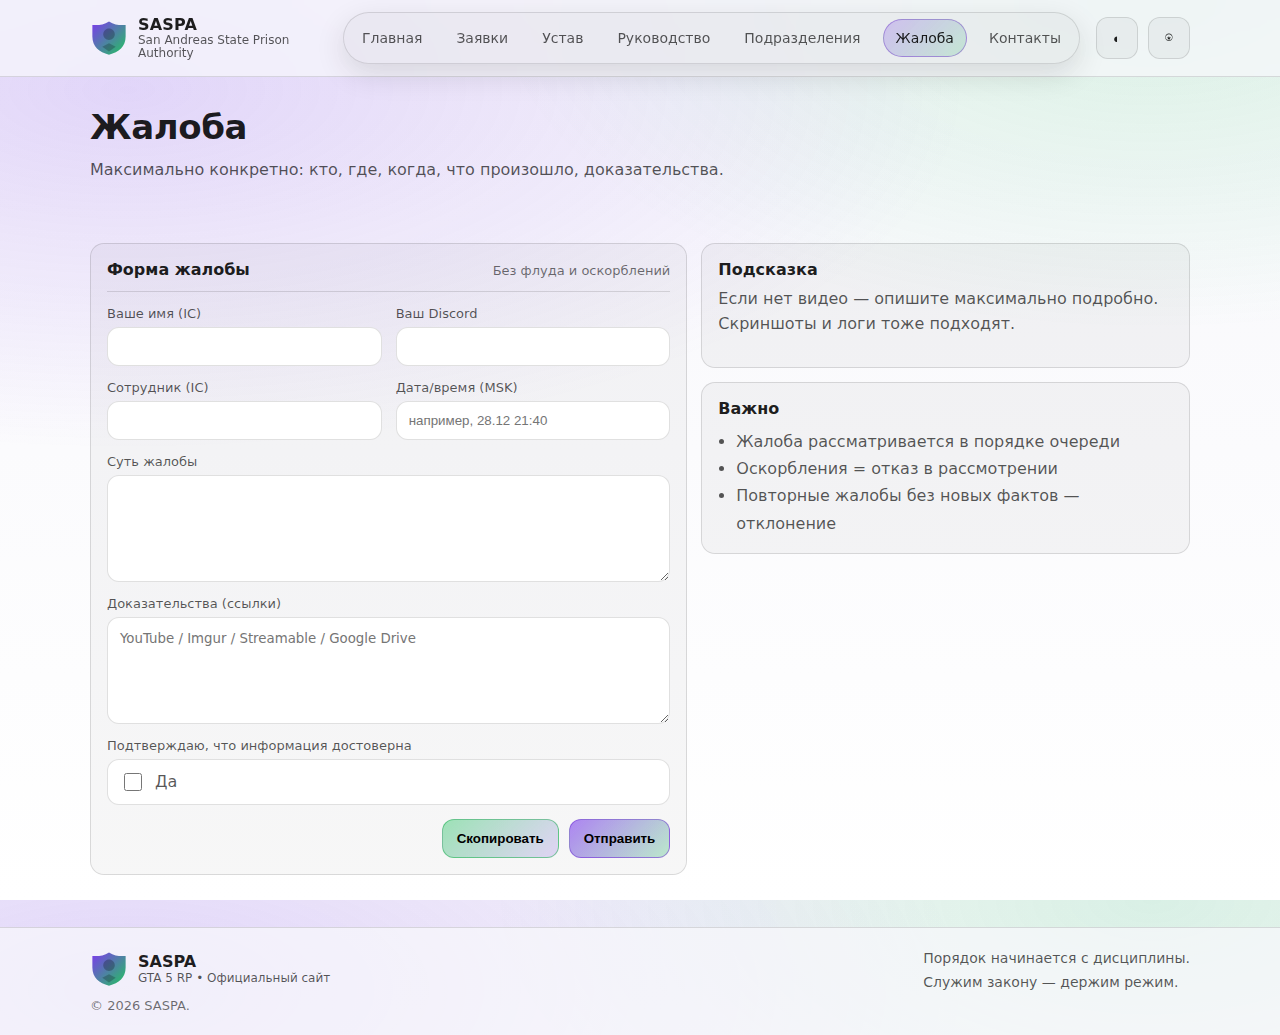
<file: complaint.html>
<!doctype html>
<html lang="ru">
  <head>
    <meta charset="utf-8" />
    <meta name="viewport" content="width=device-width, initial-scale=1" />
    <meta name="color-scheme" content="dark light" />
    <title>SASPA — Жалоба на сотрудника</title>
    <meta name="description" content="Форма жалобы на сотрудника SASPA (GTA 5 RP)." />
    <link rel="icon" href="/assets/logo.svg" type="image/svg+xml" />
    <link rel="stylesheet" href="/assets/styles.css" />
  </head>
  <body>
    <a class="skip-link" href="#content">Перейти к содержимому</a>

    <header class="site-header">
      <div class="container header-inner">
        <a class="brand" href="/" aria-label="SASPA — главная">
          <img class="brand-mark" src="/assets/logo.svg" alt="" />
          <span class="brand-text">
            <span class="brand-name">SASPA</span>
            <span class="brand-sub">San Andreas State Prison Authority</span>
          </span>
        </a>

        <nav class="nav" aria-label="Основная навигация">
          <a class="nav-link" href="/">Главная</a>
          <a class="nav-link" href="/apply.html">Заявки</a>
          <a class="nav-link" href="/charter.html">Устав</a>
          <a class="nav-link" href="/leadership.html">Руководство</a>
          <a class="nav-link" href="/divisions.html">Подразделения</a>
          <a class="nav-link is-active" href="/complaint.html">Жалоба</a>
          <a class="nav-link" href="/contacts.html">Контакты</a>
        </nav>

        <div class="header-actions">
          <button class="icon-button" type="button" data-action="toggle-theme" aria-label="Переключить тему">
            <span class="icon" aria-hidden="true">◐</span>
          </button>
          <button class="icon-button" type="button" data-action="open-auth" aria-label="Войти">
            <span class="icon" aria-hidden="true">⍟</span>
          </button>
          <button class="icon-button" type="button" data-action="logout" aria-label="Выйти" data-slot="logout" hidden>
            <span class="icon" aria-hidden="true">⎋</span>
          </button>
          <button class="icon-button nav-toggle" type="button" data-action="toggle-nav" aria-label="Открыть меню">
            <span class="icon" aria-hidden="true">☰</span>
          </button>
        </div>
      </div>
    </header>

    <main id="content" class="page">
      <section class="page-head">
        <div class="container">
          <h1 class="page-title">Жалоба</h1>
          <p class="page-lead" data-edit="complaint-lead">Максимально конкретно: кто, где, когда, что произошло, доказательства.</p>
        </div>
      </section>

      <section class="section">
        <div class="container">
          <div class="grid form-grid">
            <div class="panel">
              <div class="panel-header">
                <div class="panel-title">Форма жалобы</div>
                <div class="panel-sub">Без флуда и оскорблений</div>
              </div>

              <form class="form" data-form="complaint">
                <div class="grid fields">
                  <label class="field">
                    <span class="field-label">Ваше имя (IC)</span>
                    <input class="input" name="authorIc" required />
                  </label>
                  <label class="field">
                    <span class="field-label">Ваш Discord</span>
                    <input class="input" name="authorDiscord" required />
                  </label>
                  <label class="field">
                    <span class="field-label">Сотрудник (IC)</span>
                    <input class="input" name="targetIc" required />
                  </label>
                  <label class="field">
                    <span class="field-label">Дата/время (MSK)</span>
                    <input class="input" name="when" placeholder="например, 28.12 21:40" required />
                  </label>
                  <label class="field field-wide">
                    <span class="field-label">Суть жалобы</span>
                    <textarea class="textarea" name="summary" rows="4" required></textarea>
                  </label>
                  <label class="field field-wide">
                    <span class="field-label">Доказательства (ссылки)</span>
                    <textarea class="textarea" name="evidence" rows="4" placeholder="YouTube / Imgur / Streamable / Google Drive"></textarea>
                  </label>
                  <label class="field field-wide">
                    <span class="field-label">Подтверждаю, что информация достоверна</span>
                    <div class="check">
                      <input class="checkbox" type="checkbox" name="truthAck" required />
                      <span class="check-text">Да</span>
                    </div>
                  </label>
                </div>

                <div class="form-actions">
                  <button class="button button-secondary" type="button" data-action="copy-complaint">Скопировать</button>
                  <button class="button button-primary" type="submit">Отправить</button>
                </div>
                <div class="notice" data-slot="form-result" hidden></div>
              </form>
            </div>

            <aside class="sidebar" data-edit="complaint-sidebar">
              <div class="card card-compact">
                <div class="card-title">Подсказка</div>
                <div class="card-text">Если нет видео — опишите максимально подробно. Скриншоты и логи тоже подходят.</div>
              </div>
              <div class="card card-compact">
                <div class="card-title">Важно</div>
                <ul class="list">
                  <li>Жалоба рассматривается в порядке очереди</li>
                  <li>Оскорбления = отказ в рассмотрении</li>
                  <li>Повторные жалобы без новых фактов — отклонение</li>
                </ul>
              </div>
            </aside>
          </div>
        </div>
      </section>
    </main>

    <footer class="site-footer">
      <div class="container footer-inner">
        <div class="footer-left">
          <div class="footer-brand">
            <img class="brand-mark" src="/assets/logo.svg" alt="" />
            <div>
              <div class="footer-title">SASPA</div>
              <div class="footer-sub">GTA 5 RP • Официальный сайт</div>
            </div>
          </div>
          <div class="footer-meta">© <span data-slot="year"></span> SASPA.</div>
        </div>
        <div class="footer-links">
          <div>Порядок начинается с дисциплины.</div>
          <div>Служим закону — держим режим.</div>
        </div>
      </div>
    </footer>

    <dialog class="dialog" id="authDialog" aria-label="Вход">
      <form method="dialog" class="dialog-card" data-form="auth">
        <div class="dialog-head">
          <div class="dialog-title">Вход</div>
          <button class="icon-button" type="submit" aria-label="Закрыть">
            <span aria-hidden="true">✕</span>
          </button>
        </div>
        <p class="muted">Доступ к редактированию сайта на этом устройстве. По умолчанию: admin / admin.</p>
        <label class="field">
          <span class="field-label">Логин</span>
          <input class="input" name="username" autocomplete="username" />
        </label>
        <label class="field">
          <span class="field-label">Пароль</span>
          <input class="input" name="password" type="password" autocomplete="current-password" />
        </label>
        <div class="dialog-actions">
          <button class="button button-secondary" value="cancel" type="submit">Закрыть</button>
          <button class="button button-primary" data-action="auth-login" type="button">Войти</button>
        </div>
        <div class="notice" data-slot="auth-result" hidden></div>
      </form>
    </dialog>

    <script src="/assets/app.js" defer></script>
  </body>
</html>
</file>
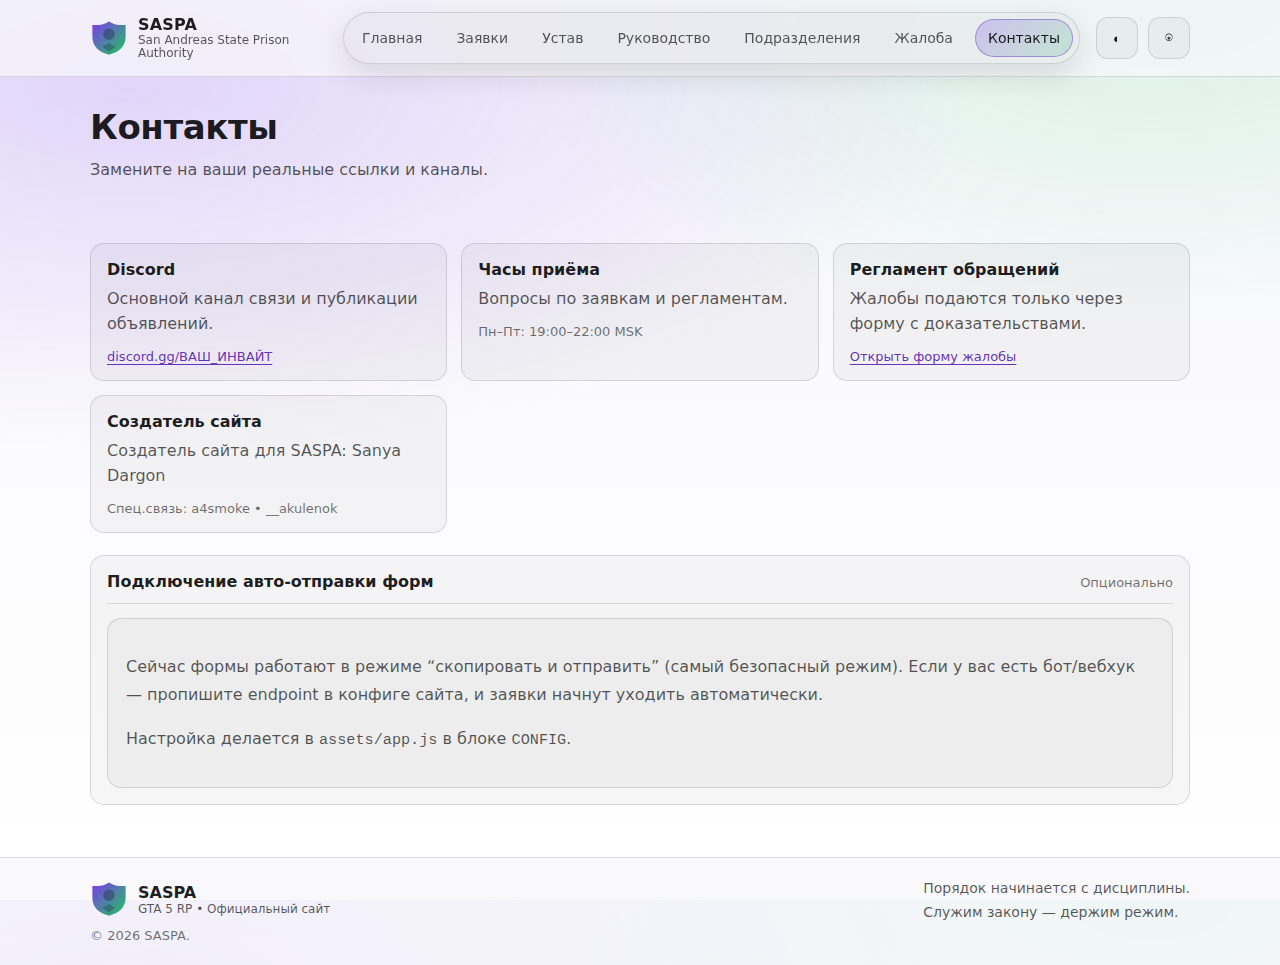
<file: contacts.html>
<!doctype html>
<html lang="ru">
  <head>
    <meta charset="utf-8" />
    <meta name="viewport" content="width=device-width, initial-scale=1" />
    <meta name="color-scheme" content="dark light" />
    <title>SASPA — Контакты</title>
    <meta name="description" content="Контакты SASPA (GTA 5 RP)." />
    <link rel="icon" href="/assets/logo.svg" type="image/svg+xml" />
    <link rel="stylesheet" href="/assets/styles.css" />
  </head>
  <body>
    <a class="skip-link" href="#content">Перейти к содержимому</a>

    <header class="site-header">
      <div class="container header-inner">
        <a class="brand" href="/" aria-label="SASPA — главная">
          <img class="brand-mark" src="/assets/logo.svg" alt="" />
          <span class="brand-text">
            <span class="brand-name">SASPA</span>
            <span class="brand-sub">San Andreas State Prison Authority</span>
          </span>
        </a>

        <nav class="nav" aria-label="Основная навигация">
          <a class="nav-link" href="/">Главная</a>
          <a class="nav-link" href="/apply.html">Заявки</a>
          <a class="nav-link" href="/charter.html">Устав</a>
          <a class="nav-link" href="/leadership.html">Руководство</a>
          <a class="nav-link" href="/divisions.html">Подразделения</a>
          <a class="nav-link" href="/complaint.html">Жалоба</a>
          <a class="nav-link is-active" href="/contacts.html">Контакты</a>
        </nav>

        <div class="header-actions">
          <button class="icon-button" type="button" data-action="toggle-theme" aria-label="Переключить тему">
            <span class="icon" aria-hidden="true">◐</span>
          </button>
          <button class="icon-button" type="button" data-action="open-auth" aria-label="Войти">
            <span class="icon" aria-hidden="true">⍟</span>
          </button>
          <button class="icon-button" type="button" data-action="logout" aria-label="Выйти" data-slot="logout" hidden>
            <span class="icon" aria-hidden="true">⎋</span>
          </button>
          <button class="icon-button nav-toggle" type="button" data-action="toggle-nav" aria-label="Открыть меню">
            <span class="icon" aria-hidden="true">☰</span>
          </button>
        </div>
      </div>
    </header>

    <main id="content" class="page">
      <section class="page-head">
        <div class="container">
          <h1 class="page-title">Контакты</h1>
          <p class="page-lead" data-edit="contacts-lead">Замените на ваши реальные ссылки и каналы.</p>
        </div>
      </section>

      <section class="section">
        <div class="container">
          <div class="grid cards" data-edit="contacts-cards">
            <div class="card card-static">
              <div class="card-title">Discord</div>
              <div class="card-text">Основной канал связи и публикации объявлений.</div>
              <div class="card-meta">
                <a class="link" href="#" aria-label="Discord ссылка (заменить)">discord.gg/ВАШ_ИНВАЙТ</a>
              </div>
            </div>
            <div class="card card-static">
              <div class="card-title">Часы приёма</div>
              <div class="card-text">Вопросы по заявкам и регламентам.</div>
              <div class="card-meta">Пн–Пт: 19:00–22:00 MSK</div>
            </div>
            <div class="card card-static">
              <div class="card-title">Регламент обращений</div>
              <div class="card-text">Жалобы подаются только через форму с доказательствами.</div>
              <div class="card-meta"><a class="link" href="/complaint.html">Открыть форму жалобы</a></div>
            </div>
            <div class="card card-static">
              <div class="card-title">Создатель сайта</div>
              <div class="card-text">Создатель сайта для SASPA: Sanya Dargon</div>
              <div class="card-meta">Спец.связь: a4smoke • __akulenok</div>
            </div>
          </div>

          <div class="panel section-gap" data-edit="contacts-panel">
            <div class="panel-header">
              <div class="panel-title">Подключение авто-отправки форм</div>
              <div class="panel-sub">Опционально</div>
            </div>
            <div class="prose">
              <p>
                Сейчас формы работают в режиме “скопировать и отправить” (самый безопасный режим). Если у вас есть бот/вебхук —
                пропишите endpoint в конфиге сайта, и заявки начнут уходить автоматически.
              </p>
              <p class="muted">Настройка делается в <span class="mono">assets/app.js</span> в блоке <span class="mono">CONFIG</span>.</p>
            </div>
          </div>
        </div>
      </section>
    </main>

    <footer class="site-footer">
      <div class="container footer-inner">
        <div class="footer-left">
          <div class="footer-brand">
            <img class="brand-mark" src="/assets/logo.svg" alt="" />
            <div>
              <div class="footer-title">SASPA</div>
              <div class="footer-sub">GTA 5 RP • Официальный сайт</div>
            </div>
          </div>
          <div class="footer-meta">© <span data-slot="year"></span> SASPA.</div>
        </div>
        <div class="footer-links">
          <div>Порядок начинается с дисциплины.</div>
          <div>Служим закону — держим режим.</div>
        </div>
      </div>
    </footer>

    <dialog class="dialog" id="authDialog" aria-label="Вход">
      <form method="dialog" class="dialog-card" data-form="auth">
        <div class="dialog-head">
          <div class="dialog-title">Вход</div>
          <button class="icon-button" type="submit" aria-label="Закрыть">
            <span aria-hidden="true">✕</span>
          </button>
        </div>
        <p class="muted">Доступ к редактированию сайта на этом устройстве. По умолчанию: admin / admin.</p>
        <label class="field">
          <span class="field-label">Логин</span>
          <input class="input" name="username" autocomplete="username" />
        </label>
        <label class="field">
          <span class="field-label">Пароль</span>
          <input class="input" name="password" type="password" autocomplete="current-password" />
        </label>
        <div class="dialog-actions">
          <button class="button button-secondary" value="cancel" type="submit">Закрыть</button>
          <button class="button button-primary" data-action="auth-login" type="button">Войти</button>
        </div>
        <div class="notice" data-slot="auth-result" hidden></div>
      </form>
    </dialog>

    <script src="/assets/app.js" defer></script>
  </body>
</html>
</file>
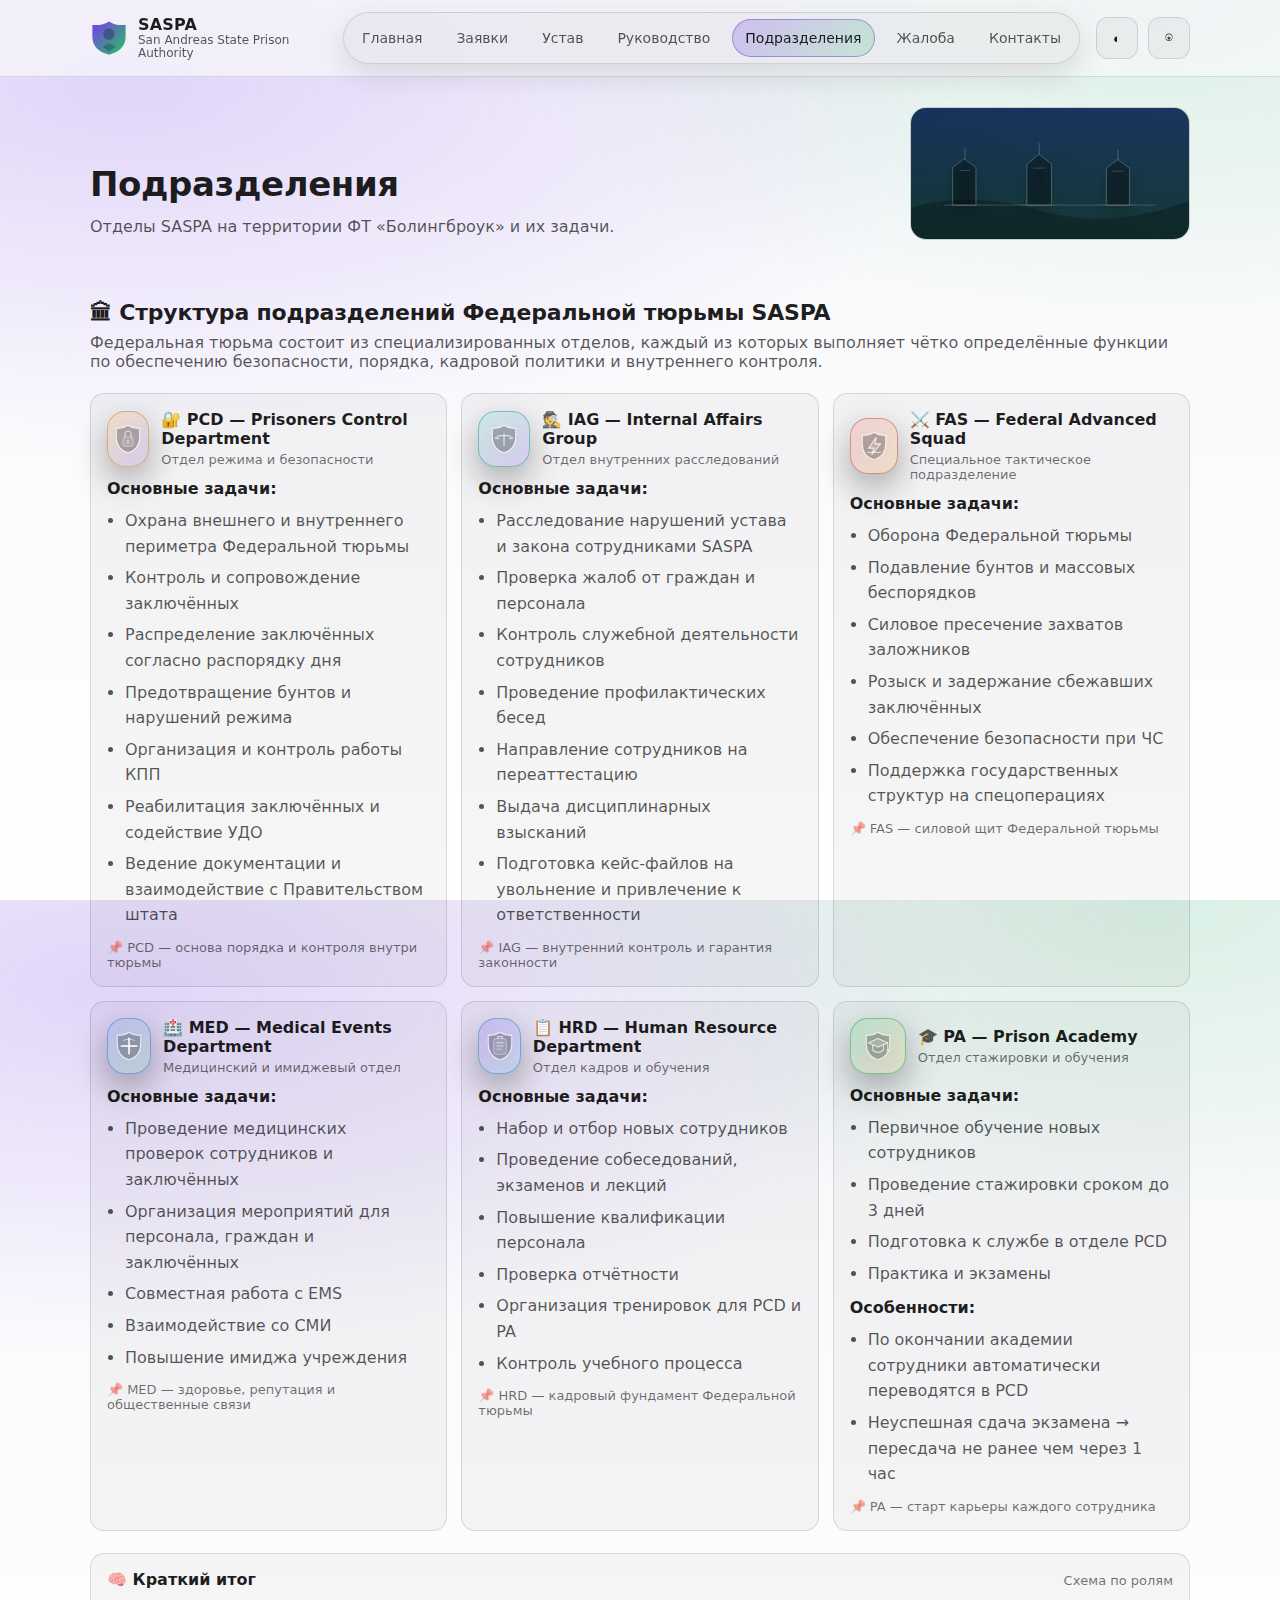
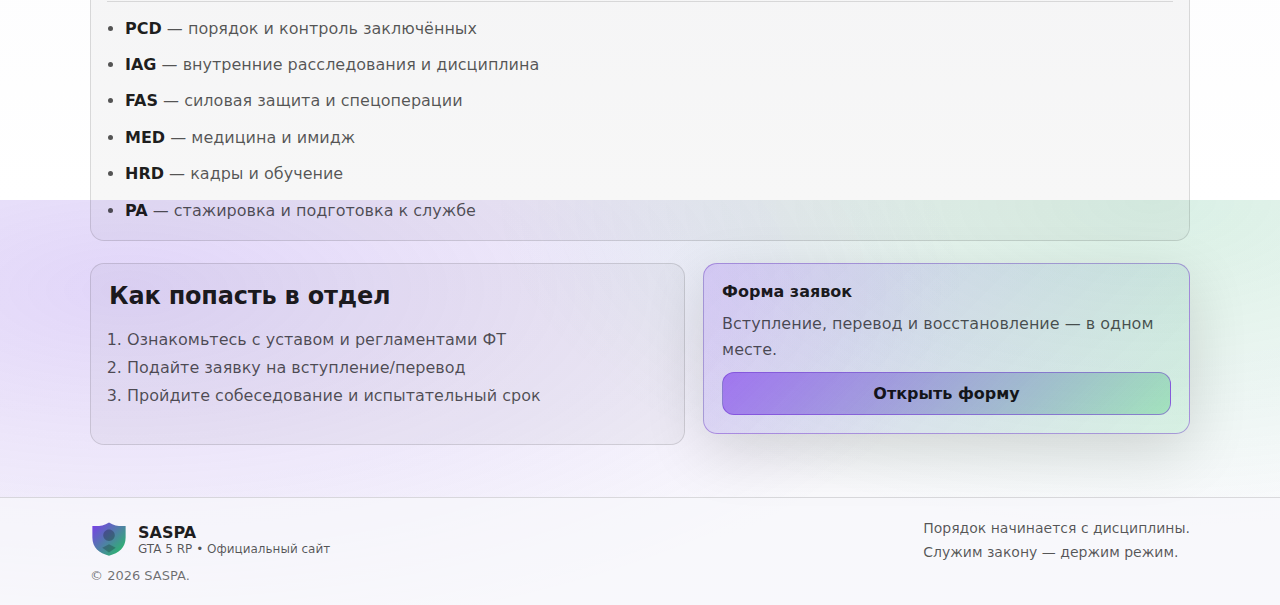
<file: divisions.html>
<!doctype html>
<html lang="ru">
  <head>
    <meta charset="utf-8" />
    <meta name="viewport" content="width=device-width, initial-scale=1" />
    <meta name="color-scheme" content="dark light" />
    <title>SASPA — Подразделения</title>
    <meta name="description" content="Действующие подразделения SASPA (GTA 5 RP)." />
    <link rel="icon" href="/assets/logo.svg" type="image/svg+xml" />
    <link rel="stylesheet" href="/assets/styles.css" />
  </head>
  <body>
    <a class="skip-link" href="#content">Перейти к содержимому</a>

    <header class="site-header">
      <div class="container header-inner">
        <a class="brand" href="/" aria-label="SASPA — главная">
          <img class="brand-mark" src="/assets/logo.svg" alt="" />
          <span class="brand-text">
            <span class="brand-name">SASPA</span>
            <span class="brand-sub">San Andreas State Prison Authority</span>
          </span>
        </a>

        <nav class="nav" aria-label="Основная навигация">
          <a class="nav-link" href="/">Главная</a>
          <a class="nav-link" href="/apply.html">Заявки</a>
          <a class="nav-link" href="/charter.html">Устав</a>
          <a class="nav-link" href="/leadership.html">Руководство</a>
          <a class="nav-link is-active" href="/divisions.html">Подразделения</a>
          <a class="nav-link" href="/complaint.html">Жалоба</a>
          <a class="nav-link" href="/contacts.html">Контакты</a>
        </nav>

        <div class="header-actions">
          <button class="icon-button" type="button" data-action="toggle-theme" aria-label="Переключить тему">
            <span class="icon" aria-hidden="true">◐</span>
          </button>
          <button class="icon-button" type="button" data-action="open-auth" aria-label="Войти">
            <span class="icon" aria-hidden="true">⍟</span>
          </button>
          <button class="icon-button" type="button" data-action="logout" aria-label="Выйти" data-slot="logout" hidden>
            <span class="icon" aria-hidden="true">⎋</span>
          </button>
          <button class="icon-button nav-toggle" type="button" data-action="toggle-nav" aria-label="Открыть меню">
            <span class="icon" aria-hidden="true">☰</span>
          </button>
        </div>
      </div>
    </header>

    <main id="content" class="page">
      <section class="page-head">
        <div class="container page-head-inner">
          <div class="page-head-copy">
            <h1 class="page-title">Подразделения</h1>
            <p class="page-lead" data-edit="divisions-lead">Отделы SASPA на территории ФТ «Болингброук» и их задачи.</p>
          </div>
          <div class="page-head-art" aria-hidden="true">
            <img src="/assets/bolingbroke/bolingbroke-2.svg" alt="" loading="lazy" />
          </div>
        </div>
      </section>

      <section class="section">
        <div class="container" data-edit="divisions-structure">
          <div class="section-head">
            <h2 class="section-title">🏛 Структура подразделений Федеральной тюрьмы SASPA</h2>
            <p class="section-lead">
              Федеральная тюрьма состоит из специализированных отделов, каждый из которых выполняет чётко определённые функции по
              обеспечению безопасности, порядка, кадровой политики и внутреннего контроля.
            </p>
          </div>

          <div class="grid cards section-gap">
            <div class="card card-static dept-card">
              <div class="dept-head">
                <div class="dept-emblem dept-emblem-pcd" aria-hidden="true">
                  <svg viewBox="0 0 64 64" fill="none" xmlns="http://www.w3.org/2000/svg" aria-hidden="true">
                    <path
                      d="M32 6C41 12 50 12 54 12V28C54 44 44 54 32 58C20 54 10 44 10 28V12C14 12 23 12 32 6Z"
                      fill="rgba(0,0,0,0.25)"
                      stroke="rgba(255,255,255,0.72)"
                      stroke-width="2"
                    />
                    <rect x="22" y="28" width="20" height="18" rx="6" fill="rgba(255,255,255,0.14)" stroke="rgba(255,255,255,0.72)" />
                    <path d="M26 28V24C26 20 29 17 32 17C35 17 38 20 38 24V28" stroke="rgba(255,255,255,0.72)" stroke-width="2" />
                    <path d="M32 35V40" stroke="rgba(255,255,255,0.72)" stroke-width="2" stroke-linecap="round" />
                  </svg>
                </div>
                <div>
                  <div class="card-title">🔐 PCD — Prisoners Control Department</div>
                  <div class="dept-sub">Отдел режима и безопасности</div>
                </div>
              </div>
              <div class="card-text">
                <div class="dept-label">Основные задачи:</div>
                <ul class="dept-list">
                  <li>Охрана внешнего и внутреннего периметра Федеральной тюрьмы</li>
                  <li>Контроль и сопровождение заключённых</li>
                  <li>Распределение заключённых согласно распорядку дня</li>
                  <li>Предотвращение бунтов и нарушений режима</li>
                  <li>Организация и контроль работы КПП</li>
                  <li>Реабилитация заключённых и содействие УДО</li>
                  <li>Ведение документации и взаимодействие с Правительством штата</li>
                </ul>
              </div>
              <div class="card-meta">📌 PCD — основа порядка и контроля внутри тюрьмы</div>
            </div>

            <div class="card card-static dept-card">
              <div class="dept-head">
                <div class="dept-emblem dept-emblem-iag" aria-hidden="true">
                  <svg viewBox="0 0 64 64" fill="none" xmlns="http://www.w3.org/2000/svg" aria-hidden="true">
                    <path
                      d="M32 6C41 12 50 12 54 12V28C54 44 44 54 32 58C20 54 10 44 10 28V12C14 12 23 12 32 6Z"
                      fill="rgba(0,0,0,0.25)"
                      stroke="rgba(255,255,255,0.72)"
                      stroke-width="2"
                    />
                    <path d="M22 26H42" stroke="rgba(255,255,255,0.78)" stroke-width="2" stroke-linecap="round" />
                    <path d="M32 22V44" stroke="rgba(255,255,255,0.78)" stroke-width="2" stroke-linecap="round" />
                    <path
                      d="M22 26C22 29 19 31 16 31C16 28 18 26 22 26Z"
                      fill="rgba(255,255,255,0.18)"
                      stroke="rgba(255,255,255,0.72)"
                    />
                    <path
                      d="M42 26C42 29 45 31 48 31C48 28 46 26 42 26Z"
                      fill="rgba(255,255,255,0.18)"
                      stroke="rgba(255,255,255,0.72)"
                    />
                    <path d="M16 31H22" stroke="rgba(255,255,255,0.72)" stroke-width="2" stroke-linecap="round" />
                    <path d="M42 31H48" stroke="rgba(255,255,255,0.72)" stroke-width="2" stroke-linecap="round" />
                  </svg>
                </div>
                <div>
                  <div class="card-title">🕵️ IAG — Internal Affairs Group</div>
                  <div class="dept-sub">Отдел внутренних расследований</div>
                </div>
              </div>
              <div class="card-text">
                <div class="dept-label">Основные задачи:</div>
                <ul class="dept-list">
                  <li>Расследование нарушений устава и закона сотрудниками SASPA</li>
                  <li>Проверка жалоб от граждан и персонала</li>
                  <li>Контроль служебной деятельности сотрудников</li>
                  <li>Проведение профилактических бесед</li>
                  <li>Направление сотрудников на переаттестацию</li>
                  <li>Выдача дисциплинарных взысканий</li>
                  <li>Подготовка кейс-файлов на увольнение и привлечение к ответственности</li>
                </ul>
              </div>
              <div class="card-meta">📌 IAG — внутренний контроль и гарантия законности</div>
            </div>

            <div class="card card-static dept-card">
              <div class="dept-head">
                <div class="dept-emblem dept-emblem-fas" aria-hidden="true">
                  <svg viewBox="0 0 64 64" fill="none" xmlns="http://www.w3.org/2000/svg" aria-hidden="true">
                    <path
                      d="M32 6C41 12 50 12 54 12V28C54 44 44 54 32 58C20 54 10 44 10 28V12C14 12 23 12 32 6Z"
                      fill="rgba(0,0,0,0.25)"
                      stroke="rgba(255,255,255,0.72)"
                      stroke-width="2"
                    />
                    <path
                      d="M36 16L22 36H32L28 48L44 28H34L36 16Z"
                      fill="rgba(255,255,255,0.18)"
                      stroke="rgba(255,255,255,0.78)"
                      stroke-width="2"
                      stroke-linejoin="round"
                    />
                    <path d="M20 44H44" stroke="rgba(255,255,255,0.6)" stroke-width="2" stroke-linecap="round" />
                  </svg>
                </div>
                <div>
                  <div class="card-title">⚔️ FAS — Federal Advanced Squad</div>
                  <div class="dept-sub">Специальное тактическое подразделение</div>
                </div>
              </div>
              <div class="card-text">
                <div class="dept-label">Основные задачи:</div>
                <ul class="dept-list">
                  <li>Оборона Федеральной тюрьмы</li>
                  <li>Подавление бунтов и массовых беспорядков</li>
                  <li>Силовое пресечение захватов заложников</li>
                  <li>Розыск и задержание сбежавших заключённых</li>
                  <li>Обеспечение безопасности при ЧС</li>
                  <li>Поддержка государственных структур на спецоперациях</li>
                </ul>
              </div>
              <div class="card-meta">📌 FAS — силовой щит Федеральной тюрьмы</div>
            </div>

            <div class="card card-static dept-card">
              <div class="dept-head">
                <div class="dept-emblem dept-emblem-med" aria-hidden="true">
                  <svg viewBox="0 0 64 64" fill="none" xmlns="http://www.w3.org/2000/svg" aria-hidden="true">
                    <path
                      d="M32 6C41 12 50 12 54 12V28C54 44 44 54 32 58C20 54 10 44 10 28V12C14 12 23 12 32 6Z"
                      fill="rgba(0,0,0,0.25)"
                      stroke="rgba(255,255,255,0.72)"
                      stroke-width="2"
                    />
                    <path d="M32 18V46" stroke="rgba(255,255,255,0.8)" stroke-width="4" stroke-linecap="round" />
                    <path d="M18 32H46" stroke="rgba(255,255,255,0.8)" stroke-width="4" stroke-linecap="round" />
                    <path
                      d="M22 22C24 20 27 19 32 19C37 19 40 20 42 22"
                      stroke="rgba(255,255,255,0.5)"
                      stroke-width="2"
                      stroke-linecap="round"
                    />
                  </svg>
                </div>
                <div>
                  <div class="card-title">🏥 MED — Medical Events Department</div>
                  <div class="dept-sub">Медицинский и имиджевый отдел</div>
                </div>
              </div>
              <div class="card-text">
                <div class="dept-label">Основные задачи:</div>
                <ul class="dept-list">
                  <li>Проведение медицинских проверок сотрудников и заключённых</li>
                  <li>Организация мероприятий для персонала, граждан и заключённых</li>
                  <li>Совместная работа с EMS</li>
                  <li>Взаимодействие со СМИ</li>
                  <li>Повышение имиджа учреждения</li>
                </ul>
              </div>
              <div class="card-meta">📌 MED — здоровье, репутация и общественные связи</div>
            </div>

            <div class="card card-static dept-card">
              <div class="dept-head">
                <div class="dept-emblem dept-emblem-hrd" aria-hidden="true">
                  <svg viewBox="0 0 64 64" fill="none" xmlns="http://www.w3.org/2000/svg" aria-hidden="true">
                    <path
                      d="M32 6C41 12 50 12 54 12V28C54 44 44 54 32 58C20 54 10 44 10 28V12C14 12 23 12 32 6Z"
                      fill="rgba(0,0,0,0.25)"
                      stroke="rgba(255,255,255,0.72)"
                      stroke-width="2"
                    />
                    <rect x="20" y="18" width="24" height="30" rx="6" fill="rgba(255,255,255,0.12)" stroke="rgba(255,255,255,0.7)" />
                    <path d="M26 26H38" stroke="rgba(255,255,255,0.7)" stroke-width="2" stroke-linecap="round" />
                    <path d="M26 32H38" stroke="rgba(255,255,255,0.55)" stroke-width="2" stroke-linecap="round" />
                    <path d="M26 38H34" stroke="rgba(255,255,255,0.55)" stroke-width="2" stroke-linecap="round" />
                    <path d="M28 18V14H36V18" stroke="rgba(255,255,255,0.7)" stroke-width="2" stroke-linecap="round" />
                  </svg>
                </div>
                <div>
                  <div class="card-title">📋 HRD — Human Resource Department</div>
                  <div class="dept-sub">Отдел кадров и обучения</div>
                </div>
              </div>
              <div class="card-text">
                <div class="dept-label">Основные задачи:</div>
                <ul class="dept-list">
                  <li>Набор и отбор новых сотрудников</li>
                  <li>Проведение собеседований, экзаменов и лекций</li>
                  <li>Повышение квалификации персонала</li>
                  <li>Проверка отчётности</li>
                  <li>Организация тренировок для PCD и PA</li>
                  <li>Контроль учебного процесса</li>
                </ul>
              </div>
              <div class="card-meta">📌 HRD — кадровый фундамент Федеральной тюрьмы</div>
            </div>

            <div class="card card-static dept-card">
              <div class="dept-head">
                <div class="dept-emblem dept-emblem-pa" aria-hidden="true">
                  <svg viewBox="0 0 64 64" fill="none" xmlns="http://www.w3.org/2000/svg" aria-hidden="true">
                    <path
                      d="M32 6C41 12 50 12 54 12V28C54 44 44 54 32 58C20 54 10 44 10 28V12C14 12 23 12 32 6Z"
                      fill="rgba(0,0,0,0.25)"
                      stroke="rgba(255,255,255,0.72)"
                      stroke-width="2"
                    />
                    <path
                      d="M14 26L32 18L50 26L32 34L14 26Z"
                      fill="rgba(255,255,255,0.16)"
                      stroke="rgba(255,255,255,0.75)"
                      stroke-width="2"
                      stroke-linejoin="round"
                    />
                    <path d="M22 30V40C26 43 29 44 32 44C35 44 38 43 42 40V30" stroke="rgba(255,255,255,0.7)" stroke-width="2" />
                    <path d="M50 26V38" stroke="rgba(255,255,255,0.55)" stroke-width="2" stroke-linecap="round" />
                    <circle cx="50" cy="40" r="2" fill="rgba(255,255,255,0.7)" />
                  </svg>
                </div>
                <div>
                  <div class="card-title">🎓 PA — Prison Academy</div>
                  <div class="dept-sub">Отдел стажировки и обучения</div>
                </div>
              </div>
              <div class="card-text">
                <div class="dept-label">Основные задачи:</div>
                <ul class="dept-list">
                  <li>Первичное обучение новых сотрудников</li>
                  <li>Проведение стажировки сроком до 3 дней</li>
                  <li>Подготовка к службе в отделе PCD</li>
                  <li>Практика и экзамены</li>
                </ul>
                <div class="dept-label">Особенности:</div>
                <ul class="dept-list">
                  <li>По окончании академии сотрудники автоматически переводятся в PCD</li>
                  <li>Неуспешная сдача экзамена → пересдача не ранее чем через 1 час</li>
                </ul>
              </div>
              <div class="card-meta">📌 PA — старт карьеры каждого сотрудника</div>
            </div>
          </div>

          <div class="panel section-gap">
            <div class="panel-header">
              <div class="panel-title">🧠 Краткий итог</div>
              <div class="panel-sub">Схема по ролям</div>
            </div>
            <ul class="summary-list">
              <li><b>PCD</b> — порядок и контроль заключённых</li>
              <li><b>IAG</b> — внутренние расследования и дисциплина</li>
              <li><b>FAS</b> — силовая защита и спецоперации</li>
              <li><b>MED</b> — медицина и имидж</li>
              <li><b>HRD</b> — кадры и обучение</li>
              <li><b>PA</b> — стажировка и подготовка к службе</li>
            </ul>
          </div>

          <div class="section-gap split">
            <div class="prose">
              <h2>Как попасть в отдел</h2>
              <ol>
                <li>Ознакомьтесь с уставом и регламентами ФТ</li>
                <li>Подайте заявку на вступление/перевод</li>
                <li>Пройдите собеседование и испытательный срок</li>
              </ol>
            </div>
            <div class="callout">
              <div class="callout-title">Форма заявок</div>
              <div class="callout-text">Вступление, перевод и восстановление — в одном месте.</div>
              <a class="button button-primary" href="/apply.html#transfer">Открыть форму</a>
            </div>
          </div>
        </div>
      </section>
    </main>

    <footer class="site-footer">
      <div class="container footer-inner">
        <div class="footer-left">
          <div class="footer-brand">
            <img class="brand-mark" src="/assets/logo.svg" alt="" />
            <div>
              <div class="footer-title">SASPA</div>
              <div class="footer-sub">GTA 5 RP • Официальный сайт</div>
            </div>
          </div>
          <div class="footer-meta">© <span data-slot="year"></span> SASPA.</div>
        </div>
        <div class="footer-links">
          <div>Порядок начинается с дисциплины.</div>
          <div>Служим закону — держим режим.</div>
        </div>
      </div>
    </footer>

    <dialog class="dialog" id="authDialog" aria-label="Вход">
      <form method="dialog" class="dialog-card" data-form="auth">
        <div class="dialog-head">
          <div class="dialog-title">Вход</div>
          <button class="icon-button" type="submit" aria-label="Закрыть">
            <span aria-hidden="true">✕</span>
          </button>
        </div>
        <p class="muted">Доступ к редактированию сайта на этом устройстве. По умолчанию: admin / admin.</p>
        <label class="field">
          <span class="field-label">Логин</span>
          <input class="input" name="username" autocomplete="username" />
        </label>
        <label class="field">
          <span class="field-label">Пароль</span>
          <input class="input" name="password" type="password" autocomplete="current-password" />
        </label>
        <div class="dialog-actions">
          <button class="button button-secondary" value="cancel" type="submit">Закрыть</button>
          <button class="button button-primary" data-action="auth-login" type="button">Войти</button>
        </div>
        <div class="notice" data-slot="auth-result" hidden></div>
      </form>
    </dialog>

    <script src="/assets/app.js" defer></script>
  </body>
</html>
</file>
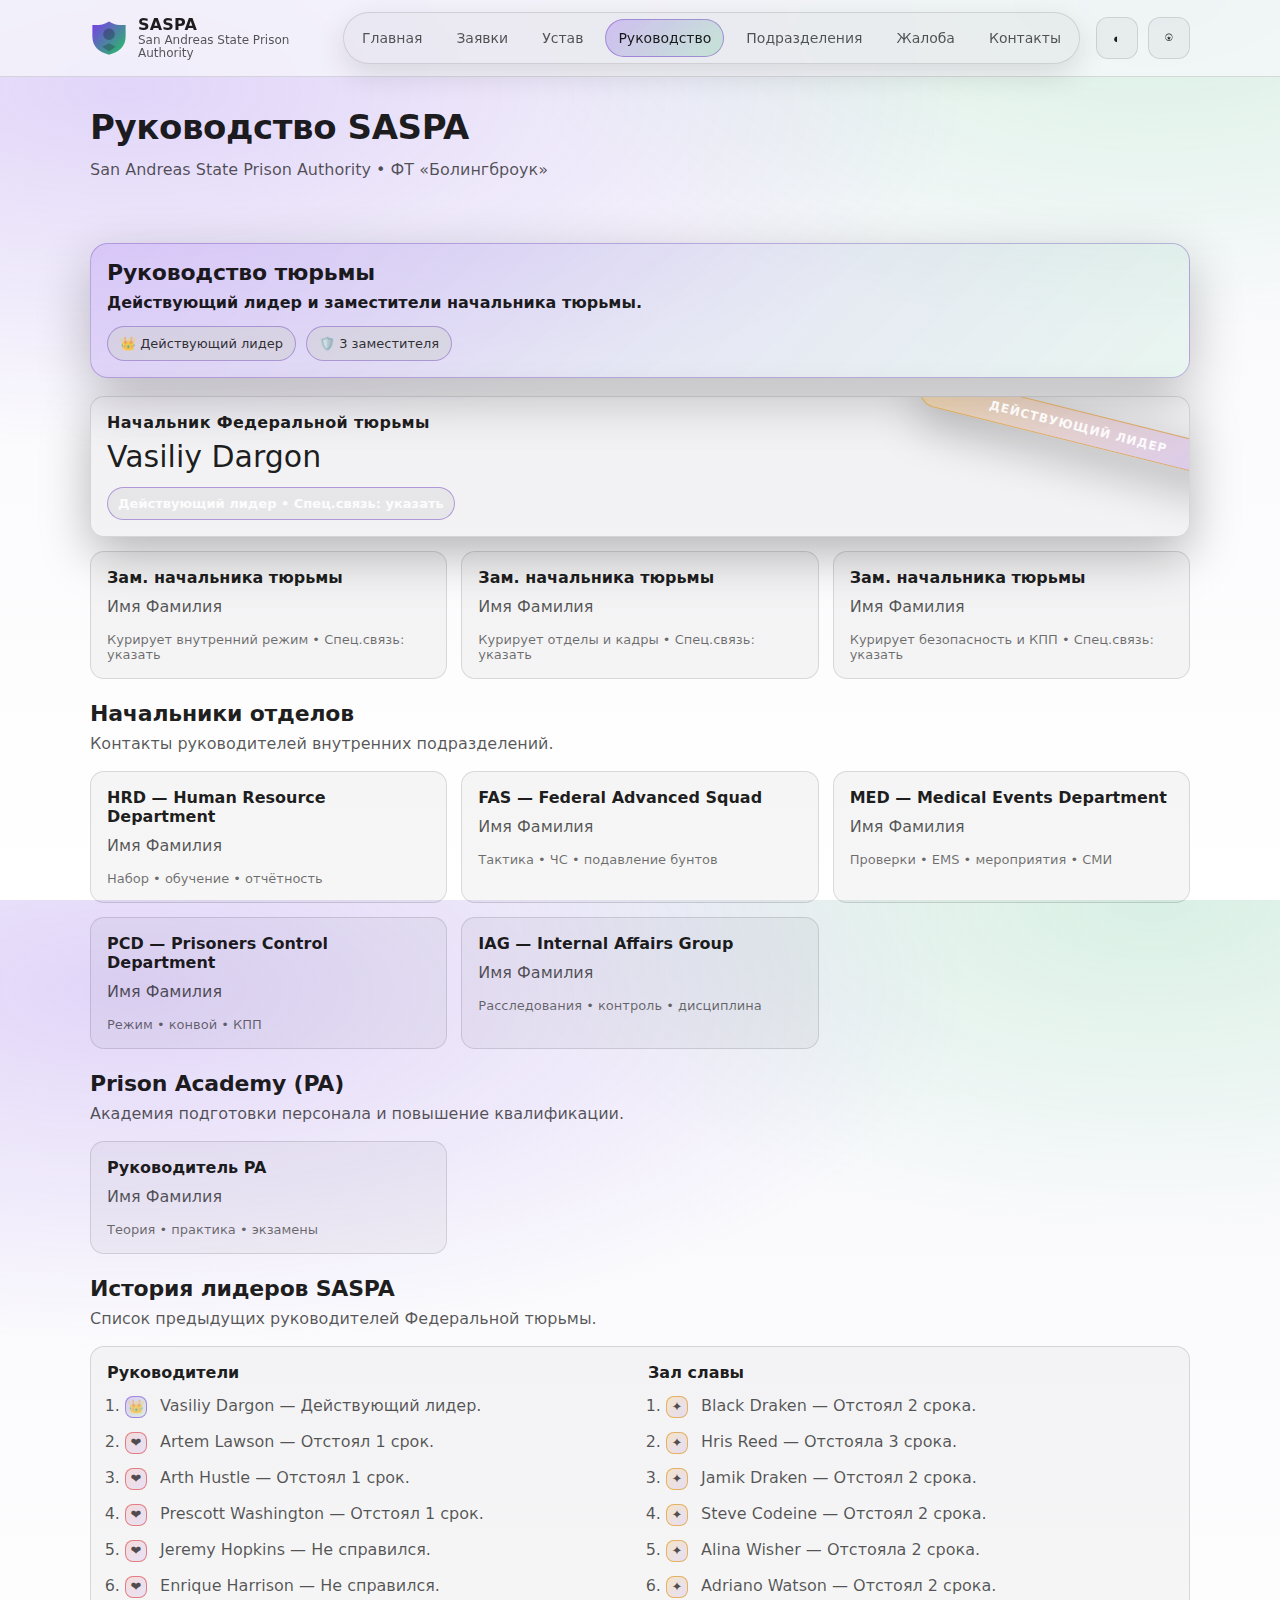
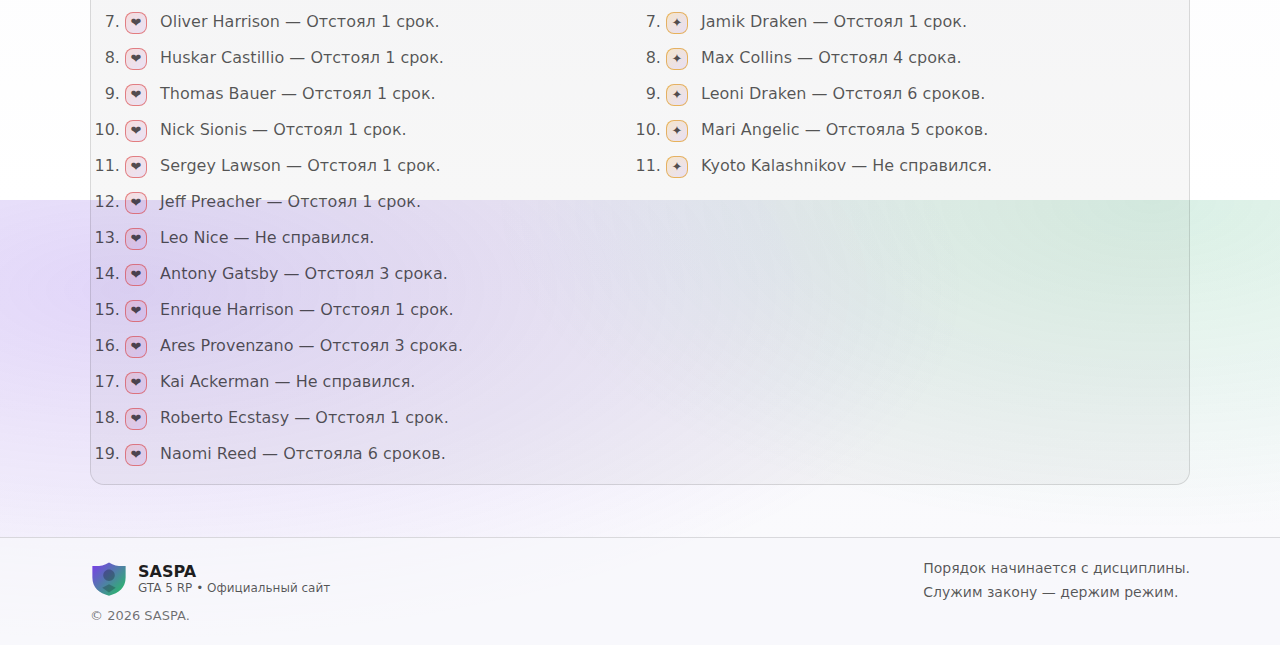
<file: leadership.html>
<!doctype html>
<html lang="ru">
  <head>
    <meta charset="utf-8" />
    <meta name="viewport" content="width=device-width, initial-scale=1" />
    <meta name="color-scheme" content="dark light" />
    <title>SASPA — Руководство</title>
    <meta name="description" content="Руководящий состав SASPA (GTA 5 RP)." />
    <link rel="icon" href="/assets/logo.svg" type="image/svg+xml" />
    <link rel="stylesheet" href="/assets/styles.css" />
  </head>
  <body>
    <a class="skip-link" href="#content">Перейти к содержимому</a>

    <header class="site-header">
      <div class="container header-inner">
        <a class="brand" href="/" aria-label="SASPA — главная">
          <img class="brand-mark" src="/assets/logo.svg" alt="" />
          <span class="brand-text">
            <span class="brand-name">SASPA</span>
            <span class="brand-sub">San Andreas State Prison Authority</span>
          </span>
        </a>

        <nav class="nav" aria-label="Основная навигация">
          <a class="nav-link" href="/">Главная</a>
          <a class="nav-link" href="/apply.html">Заявки</a>
          <a class="nav-link" href="/charter.html">Устав</a>
          <a class="nav-link is-active" href="/leadership.html">Руководство</a>
          <a class="nav-link" href="/divisions.html">Подразделения</a>
          <a class="nav-link" href="/complaint.html">Жалоба</a>
          <a class="nav-link" href="/contacts.html">Контакты</a>
        </nav>

        <div class="header-actions">
          <button class="icon-button" type="button" data-action="toggle-theme" aria-label="Переключить тему">
            <span class="icon" aria-hidden="true">◐</span>
          </button>
          <button class="icon-button" type="button" data-action="open-auth" aria-label="Войти">
            <span class="icon" aria-hidden="true">⍟</span>
          </button>
          <button class="icon-button" type="button" data-action="logout" aria-label="Выйти" data-slot="logout" hidden>
            <span class="icon" aria-hidden="true">⎋</span>
          </button>
          <button class="icon-button nav-toggle" type="button" data-action="toggle-nav" aria-label="Открыть меню">
            <span class="icon" aria-hidden="true">☰</span>
          </button>
        </div>
      </div>
    </header>

    <main id="content" class="page">
      <section class="page-head">
        <div class="container">
          <h1 class="page-title">Руководство SASPA</h1>
          <p class="page-lead">San Andreas State Prison Authority • ФТ «Болингброук»</p>
        </div>
      </section>

      <section class="section">
        <div class="container">
          <div class="section-head command-head">
            <h2 class="section-title">Руководство тюрьмы</h2>
            <p class="section-lead">Действующий лидер и заместители начальника тюрьмы.</p>
            <div class="command-pills" aria-label="Ключевые роли">
              <span class="pill">👑 Действующий лидер</span>
              <span class="pill">🛡️ 3 заместителя</span>
            </div>
          </div>

          <div class="grid cards" data-slot="prison-command">
            <div class="card card-static">
              <div class="card-title">Начальник Федеральной тюрьмы</div>
              <div class="card-text">Vasiliy Dargon</div>
              <div class="card-meta">Действующий лидер • Спец.связь: указать</div>
            </div>
            <div class="card card-static">
              <div class="card-title">Зам. начальника тюрьмы</div>
              <div class="card-text">Имя Фамилия</div>
              <div class="card-meta">Курирует внутренний режим • Спец.связь: указать</div>
            </div>
            <div class="card card-static">
              <div class="card-title">Зам. начальника тюрьмы</div>
              <div class="card-text">Имя Фамилия</div>
              <div class="card-meta">Курирует отделы и кадры • Спец.связь: указать</div>
            </div>
            <div class="card card-static">
              <div class="card-title">Зам. начальника тюрьмы</div>
              <div class="card-text">Имя Фамилия</div>
              <div class="card-meta">Курирует безопасность и КПП • Спец.связь: указать</div>
            </div>
          </div>

          <div class="section-head section-gap">
            <h2 class="section-title">Начальники отделов</h2>
            <p class="section-lead">Контакты руководителей внутренних подразделений.</p>
          </div>

          <div class="grid cards" data-slot="department-heads">
            <div class="card card-static">
              <div class="card-title">HRD — Human Resource Department</div>
              <div class="card-text">Имя Фамилия</div>
              <div class="card-meta">Набор • обучение • отчётность</div>
            </div>
            <div class="card card-static">
              <div class="card-title">FAS — Federal Advanced Squad</div>
              <div class="card-text">Имя Фамилия</div>
              <div class="card-meta">Тактика • ЧС • подавление бунтов</div>
            </div>
            <div class="card card-static">
              <div class="card-title">MED — Medical Events Department</div>
              <div class="card-text">Имя Фамилия</div>
              <div class="card-meta">Проверки • EMS • мероприятия • СМИ</div>
            </div>
            <div class="card card-static">
              <div class="card-title">PCD — Prisoners Control Department</div>
              <div class="card-text">Имя Фамилия</div>
              <div class="card-meta">Режим • конвой • КПП</div>
            </div>
            <div class="card card-static">
              <div class="card-title">IAG — Internal Affairs Group</div>
              <div class="card-text">Имя Фамилия</div>
              <div class="card-meta">Внутренние проверки • контроль соблюдения устава</div>
            </div>
          </div>

          <div class="section-head section-gap">
            <h2 class="section-title">Prison Academy (PA)</h2>
            <p class="section-lead">Академия подготовки персонала и повышение квалификации.</p>
          </div>
          <div class="grid cards">
            <div class="card card-static" data-slot="academy-card">
              <div class="card-title">Руководитель PA</div>
              <div class="card-text">Имя Фамилия</div>
              <div class="card-meta">Теория • практика • экзамены</div>
            </div>
          </div>

          <div class="section-head section-gap">
            <h2 class="section-title">История лидеров SASPA</h2>
            <p class="section-lead">Список предыдущих руководителей Федеральной тюрьмы.</p>
          </div>

          <div class="panel">
            <div class="history-grid" data-slot="leaders-history">
              <div class="history-block">
                <div class="history-title">Руководители</div>
                <ol class="history-list">
                  <li><span class="mark mark-crown" aria-hidden="true">👑</span> Vasiliy Dargon — Действующий лидер.</li>
                  <li><span class="mark mark-heart" aria-hidden="true">❤</span> Artem Lawson — Отстоял 1 срок.</li>
                  <li><span class="mark mark-heart" aria-hidden="true">❤</span> Arth Hustle — Отстоял 1 срок.</li>
                  <li><span class="mark mark-heart" aria-hidden="true">❤</span> Prescott Washington — Отстоял 1 срок.</li>
                  <li><span class="mark mark-heart" aria-hidden="true">❤</span> Jeremy Hopkins — Не справился.</li>
                  <li><span class="mark mark-heart" aria-hidden="true">❤</span> Enrique Harrison — Не справился.</li>
                  <li><span class="mark mark-heart" aria-hidden="true">❤</span> Oliver Harrison — Отстоял 1 срок.</li>
                  <li><span class="mark mark-heart" aria-hidden="true">❤</span> Huskar Castillio — Отстоял 1 срок.</li>
                  <li><span class="mark mark-heart" aria-hidden="true">❤</span> Thomas Bauer — Отстоял 1 срок.</li>
                  <li><span class="mark mark-heart" aria-hidden="true">❤</span> Nick Sionis — Отстоял 1 срок.</li>
                  <li><span class="mark mark-heart" aria-hidden="true">❤</span> Sergey Lawson — Отстоял 1 срок.</li>
                  <li><span class="mark mark-heart" aria-hidden="true">❤</span> Jeff Preacher — Отстоял 1 срок.</li>
                  <li><span class="mark mark-heart" aria-hidden="true">❤</span> Leo Nice — Не справился.</li>
                  <li><span class="mark mark-heart" aria-hidden="true">❤</span> Antony Gatsby — Отстоял 3 срока.</li>
                  <li><span class="mark mark-heart" aria-hidden="true">❤</span> Enrique Harrison — Отстоял 1 срок.</li>
                  <li><span class="mark mark-heart" aria-hidden="true">❤</span> Ares Provenzano — Отстоял 3 срока.</li>
                  <li><span class="mark mark-heart" aria-hidden="true">❤</span> Kai Ackerman — Не справился.</li>
                  <li><span class="mark mark-heart" aria-hidden="true">❤</span> Roberto Ecstasy — Отстоял 1 срок.</li>
                  <li><span class="mark mark-heart" aria-hidden="true">❤</span> Naomi Reed — Отстояла 6 сроков.</li>
                </ol>
              </div>

              <div class="history-block">
                <div class="history-title">Зал славы</div>
                <ol class="history-list">
                  <li><span class="mark mark-star" aria-hidden="true">✦</span> Black Draken — Отстоял 2 срока.</li>
                  <li><span class="mark mark-star" aria-hidden="true">✦</span> Hris Reed — Отстояла 3 срока.</li>
                  <li><span class="mark mark-star" aria-hidden="true">✦</span> Jamik Draken — Отстоял 2 срока.</li>
                  <li><span class="mark mark-star" aria-hidden="true">✦</span> Steve Codeine — Отстоял 2 срока.</li>
                  <li><span class="mark mark-star" aria-hidden="true">✦</span> Alina Wisher — Отстояла 2 срока.</li>
                  <li><span class="mark mark-star" aria-hidden="true">✦</span> Adriano Watson — Отстоял 2 срока.</li>
                  <li><span class="mark mark-star" aria-hidden="true">✦</span> Jamik Draken — Отстоял 1 срок.</li>
                  <li><span class="mark mark-star" aria-hidden="true">✦</span> Max Collins — Отстоял 4 срока.</li>
                  <li><span class="mark mark-star" aria-hidden="true">✦</span> Leoni Draken — Отстоял 6 сроков.</li>
                  <li><span class="mark mark-star" aria-hidden="true">✦</span> Mari Angelic — Отстояла 5 сроков.</li>
                  <li><span class="mark mark-star" aria-hidden="true">✦</span> Kyoto Kalashnikov — Не справился.</li>
                </ol>
              </div>
            </div>
          </div>

          <div class="panel admin-panel" data-slot="admin-panel" hidden></div>
        </div>
      </section>
    </main>

    <footer class="site-footer">
      <div class="container footer-inner">
        <div class="footer-left">
          <div class="footer-brand">
            <img class="brand-mark" src="/assets/logo.svg" alt="" />
            <div>
              <div class="footer-title">SASPA</div>
              <div class="footer-sub">GTA 5 RP • Официальный сайт</div>
            </div>
          </div>
          <div class="footer-meta">© <span data-slot="year"></span> SASPA.</div>
        </div>
        <div class="footer-links">
          <div>Порядок начинается с дисциплины.</div>
          <div>Служим закону — держим режим.</div>
        </div>
      </div>
    </footer>

    <dialog class="dialog" id="authDialog" aria-label="Вход">
      <form method="dialog" class="dialog-card" data-form="auth">
        <div class="dialog-head">
          <div class="dialog-title">Вход</div>
          <button class="icon-button" type="submit" aria-label="Закрыть">
            <span aria-hidden="true">✕</span>
          </button>
        </div>
        <p class="muted">Доступ к редактированию руководства на этом устройстве. По умолчанию: admin / admin.</p>
        <label class="field">
          <span class="field-label">Логин</span>
          <input class="input" name="username" autocomplete="username" />
        </label>
        <label class="field">
          <span class="field-label">Пароль</span>
          <input class="input" name="password" type="password" autocomplete="current-password" />
        </label>
        <div class="dialog-actions">
          <button class="button button-secondary" value="cancel" type="submit">Закрыть</button>
          <button class="button button-primary" data-action="auth-login" type="button">Войти</button>
        </div>
        <div class="notice" data-slot="auth-result" hidden></div>
      </form>
    </dialog>

    <script src="/assets/app.js" defer></script>
  </body>
</html>
</file>
<file: assets/styles.css>
:root {
  --bg: #0b1020;
  --bg-2: #0f1731;
  --card: rgba(255, 255, 255, 0.06);
  --card-2: rgba(255, 255, 255, 0.08);
  --border: rgba(255, 255, 255, 0.12);
  --text: rgba(255, 255, 255, 0.92);
  --muted: rgba(255, 255, 255, 0.7);
  --muted-2: rgba(255, 255, 255, 0.58);
  --accent: #7c3aed;
  --accent-2: #22c55e;
  --shadow: 0 18px 60px rgba(0, 0, 0, 0.45);
  --radius: 14px;
  --radius-sm: 12px;
  --container: 1100px;
  --font: ui-sans-serif, system-ui, -apple-system, "Segoe UI", Roboto, Arial, "Noto Sans", "Liberation Sans", sans-serif;
  --mono: ui-monospace, "Cascadia Mono", "Cascadia Code", Consolas, "SFMono-Regular", Menlo, monospace;
}

[data-theme="light"] {
  --bg: #f7f7fb;
  --bg-2: #ffffff;
  --card: rgba(0, 0, 0, 0.035);
  --card-2: rgba(0, 0, 0, 0.05);
  --border: rgba(0, 0, 0, 0.12);
  --text: rgba(0, 0, 0, 0.88);
  --muted: rgba(0, 0, 0, 0.66);
  --muted-2: rgba(0, 0, 0, 0.56);
  --shadow: 0 18px 60px rgba(0, 0, 0, 0.14);
}

*,
*::before,
*::after {
  box-sizing: border-box;
}

html,
body {
  height: 100%;
}

body {
  margin: 0;
  font-family: var(--font);
  background: radial-gradient(1400px 600px at 10% 10%, rgba(124, 58, 237, 0.18), transparent 60%),
    radial-gradient(1200px 600px at 90% 0%, rgba(34, 197, 94, 0.14), transparent 55%),
    linear-gradient(180deg, var(--bg), var(--bg-2));
  color: var(--text);
}

a {
  color: inherit;
  text-decoration: none;
}

[hidden] {
  display: none !important;
}

.container {
  width: min(var(--container), calc(100% - 32px));
  margin: 0 auto;
}

.skip-link {
  position: absolute;
  left: 12px;
  top: 12px;
  padding: 10px 12px;
  border-radius: 10px;
  background: var(--bg-2);
  border: 1px solid var(--border);
  transform: translateY(-200%);
  transition: transform 140ms ease;
  z-index: 10;
}

.skip-link:focus {
  transform: translateY(0);
}

.site-header {
  position: sticky;
  top: 0;
  z-index: 50;
  border-bottom: 1px solid var(--border);
  backdrop-filter: blur(12px);
  background: color-mix(in srgb, var(--bg) 72%, transparent);
}

.header-inner {
  display: flex;
  align-items: center;
  justify-content: space-between;
  gap: 16px;
  padding: 12px 0;
}

.brand {
  display: flex;
  gap: 10px;
  align-items: center;
  min-width: 210px;
}

.brand-mark {
  width: 38px;
  height: 38px;
}

.brand-text {
  display: grid;
  line-height: 1.1;
}

.brand-name {
  font-weight: 760;
  letter-spacing: 0.2px;
}

.brand-sub {
  font-size: 12px;
  color: var(--muted);
}

.nav {
  display: flex;
  align-items: center;
  gap: 10px;
  padding: 6px;
  border-radius: 999px;
  border: 1px solid var(--border);
  background: var(--card);
  box-shadow: 0 10px 30px rgba(0, 0, 0, 0.12);
}

.nav-link {
  font-size: 14px;
  color: var(--muted);
  padding: 10px 12px;
  border-radius: 999px;
  transition: background 140ms ease, color 140ms ease;
}

.nav-link:hover {
  background: var(--card-2);
  color: var(--text);
}

.nav-link.is-active {
  background: linear-gradient(135deg, rgba(124, 58, 237, 0.25), rgba(34, 197, 94, 0.18));
  border: 1px solid color-mix(in srgb, var(--accent) 35%, var(--border));
  color: var(--text);
}

.header-actions {
  display: flex;
  align-items: center;
  gap: 10px;
}

.icon-button {
  width: 42px;
  height: 42px;
  border-radius: 12px;
  border: 1px solid var(--border);
  background: var(--card);
  color: var(--text);
  cursor: pointer;
  transition: transform 120ms ease, background 120ms ease;
}

.icon-button:hover {
  background: var(--card-2);
  transform: translateY(-1px);
}

.nav-toggle {
  display: none;
}

.hero {
  position: relative;
  padding: 56px 0 28px;
  overflow: clip;
}

.hero-inner {
  display: grid;
  grid-template-columns: 1.2fr 0.8fr;
  align-items: start;
  gap: 28px;
}

.kicker {
  color: var(--muted);
  margin: 0 0 14px;
}

.hero-title {
  margin: 0 0 12px;
  font-size: clamp(30px, 4vw, 48px);
  letter-spacing: -0.5px;
}

.hero-lead {
  margin: 0 0 18px;
  color: var(--muted);
  font-size: 16px;
  line-height: 1.6;
}

.hero-cta {
  display: flex;
  gap: 12px;
  flex-wrap: wrap;
  margin: 0 0 14px;
}

.hero-badges {
  display: flex;
  gap: 10px;
  flex-wrap: wrap;
}

.pill {
  display: inline-flex;
  align-items: center;
  gap: 6px;
  padding: 9px 12px;
  border-radius: 999px;
  border: 1px solid var(--border);
  background: var(--card);
  color: var(--muted);
  font-size: 13px;
}

.pill:hover {
  background: var(--card-2);
  color: var(--text);
}

.hero-panel .panel {
  box-shadow: var(--shadow);
}

.prison-shot {
  border-radius: var(--radius);
  border: 1px solid var(--border);
  background: color-mix(in srgb, var(--card) 88%, transparent);
  overflow: hidden;
  box-shadow: var(--shadow);
  margin-bottom: 14px;
}

.prison-shot-media {
  position: relative;
  aspect-ratio: 16 / 7.5;
  border-bottom: 1px solid var(--border);
  background: radial-gradient(640px 220px at 20% 20%, rgba(124, 58, 237, 0.25), transparent 60%),
    radial-gradient(560px 220px at 90% 0%, rgba(34, 197, 94, 0.18), transparent 55%),
    linear-gradient(180deg, rgba(255, 255, 255, 0.06), rgba(255, 255, 255, 0.02));
}

.prison-photo {
  position: absolute;
  inset: 0;
  width: 100%;
  height: 100%;
  object-fit: cover;
  display: block;
  opacity: 0;
  transition: opacity 240ms ease;
}

.prison-shot-media svg {
  position: absolute;
  inset: 0;
  width: 100%;
  height: 100%;
  display: block;
  transform: translateZ(0);
  animation: float-soft 6.5s ease-in-out infinite;
}

.prison-shot-media.has-photo svg {
  opacity: 0;
  animation: none;
}

.prison-shot-media.has-photo .prison-photo {
  opacity: 1;
}

.prison-shot-meta {
  padding: 14px 16px;
  display: grid;
  gap: 4px;
}

.prison-shot-title {
  font-weight: 760;
  letter-spacing: -0.2px;
}

.prison-shot-sub {
  color: var(--muted);
  font-size: 13px;
  line-height: 1.55;
}

@keyframes float-soft {
  0%,
  100% {
    transform: translateY(0);
  }
  50% {
    transform: translateY(-6px);
  }
}

.hero-glow {
  position: absolute;
  inset: auto -20% -50% -20%;
  height: 420px;
  background: radial-gradient(closest-side, rgba(124, 58, 237, 0.22), transparent 65%);
  filter: blur(10px);
  pointer-events: none;
}

.section {
  padding: 42px 0;
}

.section-alt {
  background: linear-gradient(180deg, transparent, color-mix(in srgb, var(--bg) 40%, transparent));
  border-top: 1px solid var(--border);
  border-bottom: 1px solid var(--border);
}

.section-head {
  display: grid;
  gap: 8px;
  margin-bottom: 18px;
}

.command-head {
  padding: 16px;
  border-radius: 18px;
  border: 1px solid color-mix(in srgb, var(--accent) 22%, var(--border));
  background: linear-gradient(135deg, rgba(124, 58, 237, 0.18), rgba(34, 197, 94, 0.08));
  box-shadow: 0 18px 54px rgba(0, 0, 0, 0.24);
}

.command-head .section-lead {
  color: var(--text);
  font-weight: 720;
}

.command-pills {
  display: flex;
  gap: 10px;
  flex-wrap: wrap;
  margin-top: 6px;
}

.command-head .pill {
  background: color-mix(in srgb, var(--bg) 45%, rgba(0, 0, 0, 0.15));
  color: rgba(255, 255, 255, 0.9);
  border-color: color-mix(in srgb, var(--accent) 28%, var(--border));
}

[data-theme="light"] .command-head .pill {
  color: rgba(0, 0, 0, 0.8);
}

.section-title {
  margin: 0;
  font-size: 22px;
  letter-spacing: -0.2px;
}

.section-lead {
  margin: 0;
  color: var(--muted);
}

.grid {
  display: grid;
  gap: 14px;
}

.cards {
  grid-template-columns: repeat(3, minmax(0, 1fr));
}

.card-leader {
  grid-column: 1 / -1;
  background: linear-gradient(135deg, rgba(124, 58, 237, 0.22), rgba(34, 197, 94, 0.14));
  border-color: color-mix(in srgb, var(--accent) 38%, var(--border));
  box-shadow: 0 18px 50px rgba(0, 0, 0, 0.28);
  position: relative;
  overflow: hidden;
}

.card-leader::before {
  content: "ДЕЙСТВУЮЩИЙ ЛИДЕР";
  position: absolute;
  top: 14px;
  right: -52px;
  transform: rotate(14deg);
  padding: 8px 70px;
  border-radius: 999px;
  background: linear-gradient(135deg, rgba(245, 158, 11, 0.28), rgba(124, 58, 237, 0.22));
  border: 1px solid color-mix(in srgb, #f59e0b 45%, var(--border));
  color: rgba(255, 255, 255, 0.92);
  font-size: 12px;
  font-weight: 780;
  letter-spacing: 0.08em;
  text-transform: uppercase;
  box-shadow: 0 16px 46px rgba(0, 0, 0, 0.28);
}

.card-leader .card-title {
  font-size: 16px;
  letter-spacing: 0.02em;
}

.card-leader .card-text {
  font-size: 30px;
  line-height: 1.1;
  color: var(--text);
  margin-bottom: 14px;
}

.card-leader .card-meta {
  display: inline-flex;
  align-items: center;
  gap: 8px;
  padding: 8px 10px;
  border-radius: 999px;
  border: 1px solid color-mix(in srgb, var(--accent) 35%, var(--border));
  background: color-mix(in srgb, var(--bg) 65%, rgba(0, 0, 0, 0.18));
  color: rgba(255, 255, 255, 0.92);
  font-weight: 700;
  font-size: 13px;
  width: fit-content;
}

.card-deputy {
  background: color-mix(in srgb, var(--card) 88%, rgba(124, 58, 237, 0.08));
  border-color: color-mix(in srgb, var(--accent) 18%, var(--border));
}

.dept-card .card-text {
  margin-bottom: 12px;
}

.dept-head {
  display: flex;
  align-items: center;
  gap: 12px;
  margin-bottom: 10px;
}

.dept-sub {
  color: var(--muted-2);
  font-size: 13px;
  margin-top: -4px;
}

.dept-label {
  font-weight: 700;
  color: var(--text);
  margin: 10px 0 6px;
}

.dept-list {
  margin: 0;
  padding-left: 18px;
  display: grid;
  gap: 6px;
  color: var(--muted);
  line-height: 1.6;
}

.dept-emblem {
  width: 56px;
  height: 56px;
  border-radius: 18px;
  display: grid;
  place-items: center;
  border: 1px solid var(--border);
  background: linear-gradient(135deg, rgba(124, 58, 237, 0.28), rgba(34, 197, 94, 0.16));
  box-shadow: 0 14px 34px rgba(0, 0, 0, 0.28);
  animation: float-soft 6.5s ease-in-out infinite;
}

.dept-emblem svg {
  width: 34px;
  height: 34px;
  filter: drop-shadow(0 10px 18px rgba(0, 0, 0, 0.35));
}

.dept-emblem-pcd {
  background: linear-gradient(135deg, rgba(245, 158, 11, 0.18), rgba(124, 58, 237, 0.18));
  border-color: color-mix(in srgb, #f59e0b 40%, var(--border));
}

.dept-emblem-iag {
  background: linear-gradient(135deg, rgba(20, 184, 166, 0.16), rgba(124, 58, 237, 0.18));
  border-color: color-mix(in srgb, #14b8a6 40%, var(--border));
}

.dept-emblem-fas {
  background: linear-gradient(135deg, rgba(239, 68, 68, 0.18), rgba(245, 158, 11, 0.16));
  border-color: color-mix(in srgb, #ef4444 40%, var(--border));
}

.dept-emblem-med {
  background: linear-gradient(135deg, rgba(59, 130, 246, 0.18), rgba(34, 197, 94, 0.14));
  border-color: color-mix(in srgb, #3b82f6 40%, var(--border));
}

.dept-emblem-hrd {
  background: linear-gradient(135deg, rgba(124, 58, 237, 0.2), rgba(14, 165, 233, 0.14));
  border-color: color-mix(in srgb, #0ea5e9 40%, var(--border));
}

.dept-emblem-pa {
  background: linear-gradient(135deg, rgba(34, 197, 94, 0.18), rgba(245, 158, 11, 0.14));
  border-color: color-mix(in srgb, #22c55e 40%, var(--border));
}

.summary-list {
  margin: 0;
  padding-left: 18px;
  display: grid;
  gap: 10px;
  color: var(--muted);
  line-height: 1.65;
}

.summary-list b {
  color: var(--text);
}

.card {
  padding: 16px;
  border-radius: var(--radius);
  border: 1px solid var(--border);
  background: var(--card);
  transition: transform 140ms ease, background 140ms ease, border-color 140ms ease;
}

.card:hover {
  transform: translateY(-2px);
  background: var(--card-2);
  border-color: color-mix(in srgb, var(--accent) 30%, var(--border));
}

.card-static:hover {
  transform: none;
}

.card-title {
  font-weight: 740;
  margin: 0 0 8px;
}

.card-text {
  color: var(--muted);
  line-height: 1.55;
  margin: 0 0 12px;
}

.card-meta {
  color: var(--muted-2);
  font-size: 13px;
}

.card-compact .card-text {
  margin-bottom: 14px;
}

.doc-cards {
  grid-template-columns: repeat(2, minmax(0, 1fr));
}

.doc-card {
  padding: 0;
  overflow: hidden;
  display: grid;
  grid-template-rows: 116px 1fr;
}

.doc-media {
  display: flex;
  align-items: center;
  justify-content: center;
  border-bottom: 1px solid var(--border);
  background: linear-gradient(135deg, rgba(124, 58, 237, 0.25), rgba(34, 197, 94, 0.14));
  color: rgba(255, 255, 255, 0.92);
}

[data-theme="light"] .doc-media {
  color: rgba(0, 0, 0, 0.78);
}

.doc-media svg {
  width: 64px;
  height: 64px;
  filter: drop-shadow(0 12px 26px rgba(0, 0, 0, 0.35));
}

.doc-media-work {
  background: linear-gradient(135deg, rgba(34, 197, 94, 0.22), rgba(124, 58, 237, 0.12));
}

.doc-media-visit {
  background: linear-gradient(135deg, rgba(99, 102, 241, 0.22), rgba(34, 197, 94, 0.12));
}

.doc-media-law {
  background: linear-gradient(135deg, rgba(245, 158, 11, 0.2), rgba(124, 58, 237, 0.12));
}

.doc-body {
  padding: 16px;
}

.split {
  display: grid;
  gap: 18px;
  grid-template-columns: 1.1fr 0.9fr;
  align-items: start;
}

.feature-list {
  margin: 12px 0 0;
  padding-left: 18px;
  color: var(--muted);
  line-height: 1.7;
}

.callout {
  border-radius: var(--radius);
  border: 1px solid color-mix(in srgb, var(--accent) 35%, var(--border));
  background: linear-gradient(135deg, rgba(124, 58, 237, 0.2), rgba(34, 197, 94, 0.12));
  padding: 18px;
  box-shadow: var(--shadow);
  display: grid;
  gap: 10px;
}

.callout-title {
  font-weight: 760;
}

.callout-text {
  color: var(--muted);
  line-height: 1.6;
}

.button {
  display: inline-flex;
  align-items: center;
  justify-content: center;
  padding: 11px 14px;
  border-radius: 12px;
  border: 1px solid var(--border);
  background: var(--card);
  cursor: pointer;
  font-weight: 650;
  transition: transform 120ms ease, background 120ms ease;
}

.button:hover {
  transform: translateY(-1px);
  background: var(--card-2);
}

.button-primary {
  border-color: color-mix(in srgb, var(--accent) 45%, var(--border));
  background: linear-gradient(135deg, rgba(124, 58, 237, 0.6), rgba(34, 197, 94, 0.28));
}

.button-secondary {
  border-color: color-mix(in srgb, var(--accent-2) 45%, var(--border));
  background: linear-gradient(135deg, rgba(34, 197, 94, 0.42), rgba(124, 58, 237, 0.18));
}

.button-ghost {
  background: transparent;
}

.panel {
  padding: 16px;
  border-radius: var(--radius);
  border: 1px solid var(--border);
  background: color-mix(in srgb, var(--card) 88%, transparent);
}

.panel-header {
  display: flex;
  justify-content: space-between;
  align-items: baseline;
  gap: 10px;
  padding-bottom: 12px;
  border-bottom: 1px solid var(--border);
  margin-bottom: 14px;
}

.panel-title {
  font-weight: 760;
}

.panel-sub {
  color: var(--muted-2);
  font-size: 13px;
}

.steps {
  margin: 0;
  padding-left: 18px;
  display: grid;
  gap: 12px;
  color: var(--muted);
  line-height: 1.55;
}

.step-title {
  color: var(--text);
  font-weight: 680;
  margin-bottom: 3px;
}

.panel-actions {
  display: flex;
  gap: 12px;
  margin-top: 16px;
  flex-wrap: wrap;
}

.site-footer {
  border-top: 1px solid var(--border);
  background: color-mix(in srgb, var(--bg) 75%, transparent);
  padding: 22px 0;
}

.footer-inner {
  display: flex;
  align-items: flex-start;
  justify-content: space-between;
  gap: 16px;
}

.footer-brand {
  display: flex;
  align-items: center;
  gap: 10px;
  margin-bottom: 10px;
}

.footer-title {
  font-weight: 780;
}

.footer-sub {
  font-size: 12px;
  color: var(--muted);
}

.footer-meta {
  color: var(--muted-2);
  font-size: 13px;
}

.footer-links {
  display: grid;
  gap: 8px;
  color: var(--muted);
  font-size: 14px;
}

.footer-links a:hover {
  color: var(--text);
}

.page {
  padding-bottom: 10px;
}

.page-head {
  padding: 30px 0 18px;
}

.page-head-inner {
  display: flex;
  align-items: flex-end;
  justify-content: space-between;
  gap: 18px;
}

.page-head-copy {
  max-width: 760px;
}

.page-head-art {
  width: 280px;
  max-width: 38vw;
}

.page-head-art img {
  width: 100%;
  height: auto;
  display: block;
  border-radius: 16px;
  border: 1px solid var(--border);
  background: var(--card);
}

.gallery-card {
  grid-template-rows: 160px 1fr;
}

.gallery-media {
  border-bottom: 1px solid var(--border);
  background: linear-gradient(135deg, rgba(124, 58, 237, 0.22), rgba(34, 197, 94, 0.12));
  overflow: hidden;
}

.gallery-media img {
  width: 100%;
  height: 100%;
  display: block;
  object-fit: cover;
  opacity: 0.96;
}

.page-title {
  margin: 0 0 10px;
  font-size: 34px;
  letter-spacing: -0.4px;
}

.page-lead {
  margin: 0;
  color: var(--muted);
  line-height: 1.65;
}

.tabs {
  display: inline-flex;
  gap: 8px;
  margin-top: 16px;
  padding: 6px;
  border-radius: 999px;
  border: 1px solid var(--border);
  background: var(--card);
}

.tab {
  border: 0;
  background: transparent;
  color: var(--muted);
  padding: 10px 12px;
  border-radius: 999px;
  cursor: pointer;
  font-weight: 650;
}

.tab.is-active {
  color: var(--text);
  background: linear-gradient(135deg, rgba(124, 58, 237, 0.25), rgba(34, 197, 94, 0.18));
  border: 1px solid color-mix(in srgb, var(--accent) 35%, var(--border));
}

.form-grid {
  grid-template-columns: 1.1fr 0.9fr;
  align-items: start;
}

.sidebar {
  display: grid;
  gap: 14px;
}

.form {
  display: grid;
  gap: 14px;
}

.fields {
  grid-template-columns: repeat(2, minmax(0, 1fr));
}

.field {
  display: grid;
  gap: 6px;
}

.field-wide {
  grid-column: 1 / -1;
}

.field-label {
  font-size: 13px;
  color: var(--muted);
}

.input,
.textarea {
  width: 100%;
  border-radius: 12px;
  border: 1px solid var(--border);
  background: var(--bg-2);
  color: var(--text);
  padding: 11px 12px;
  outline: none;
}

.textarea {
  resize: vertical;
  min-height: 98px;
  font-family: var(--font);
  line-height: 1.55;
}

.input:focus,
.textarea:focus {
  border-color: color-mix(in srgb, var(--accent) 45%, var(--border));
  box-shadow: 0 0 0 4px rgba(124, 58, 237, 0.18);
}

.check {
  display: flex;
  align-items: center;
  gap: 10px;
  padding: 10px 12px;
  border-radius: 12px;
  border: 1px solid var(--border);
  background: var(--bg-2);
}

.checkbox {
  width: 18px;
  height: 18px;
}

.check-text {
  color: var(--muted);
}

.form-actions {
  display: flex;
  gap: 10px;
  flex-wrap: wrap;
  justify-content: flex-end;
}

.notice {
  border-radius: 12px;
  border: 1px solid color-mix(in srgb, var(--accent) 35%, var(--border));
  background: color-mix(in srgb, var(--card-2) 90%, transparent);
  padding: 12px;
  color: var(--muted);
  line-height: 1.55;
}

.notice.is-ok {
  border-color: color-mix(in srgb, var(--accent-2) 45%, var(--border));
}

.notice.is-bad {
  border-color: color-mix(in srgb, #ef4444 55%, var(--border));
}

.muted {
  color: var(--muted);
}

.mono {
  font-family: var(--mono);
  font-size: 0.95em;
}

.list {
  margin: 10px 0 0;
  padding-left: 18px;
  color: var(--muted);
  line-height: 1.7;
}

.section-gap {
  margin-top: 22px;
}

.charter-layout {
  display: grid;
  grid-template-columns: 280px 1fr;
  gap: 16px;
  align-items: start;
}

.toc {
  position: sticky;
  top: 86px;
  padding: 14px;
  border-radius: var(--radius);
  border: 1px solid var(--border);
  background: var(--card);
}

.toc-title {
  font-weight: 740;
  margin-bottom: 10px;
}

.toc-links {
  display: grid;
  gap: 8px;
}

.toc-links a {
  color: var(--muted);
  font-size: 14px;
  padding: 8px 10px;
  border-radius: 10px;
  border: 1px solid transparent;
}

.toc-links a.is-sub {
  padding-left: 22px;
  font-size: 13px;
}

.toc-links a:hover {
  color: var(--text);
  border-color: var(--border);
  background: var(--card-2);
}

.prose {
  padding: 18px;
  border-radius: var(--radius);
  border: 1px solid var(--border);
  background: color-mix(in srgb, var(--card) 92%, transparent);
}

.prose h2 {
  margin-top: 0;
  margin-bottom: 10px;
  letter-spacing: -0.2px;
}

.prose p,
.prose li {
  color: var(--muted);
  line-height: 1.75;
}

.prose ul,
.prose ol {
  padding-left: 18px;
}

.history-grid {
  display: grid;
  grid-template-columns: repeat(2, minmax(0, 1fr));
  gap: 16px;
}

.history-title {
  font-weight: 760;
  margin-bottom: 10px;
}

.history-list {
  margin: 0;
  padding-left: 18px;
  color: var(--muted);
  line-height: 1.75;
  display: grid;
  gap: 8px;
}

.mark {
  display: inline-flex;
  align-items: center;
  justify-content: center;
  width: 22px;
  height: 22px;
  border-radius: 8px;
  border: 1px solid var(--border);
  background: var(--card);
  margin-right: 8px;
  font-size: 13px;
}

.mark-crown {
  border-color: color-mix(in srgb, var(--accent) 45%, var(--border));
  background: linear-gradient(135deg, rgba(124, 58, 237, 0.22), rgba(34, 197, 94, 0.12));
}

.mark-star {
  border-color: color-mix(in srgb, #f59e0b 55%, var(--border));
  background: linear-gradient(135deg, rgba(245, 158, 11, 0.18), rgba(124, 58, 237, 0.12));
}

.mark-heart {
  border-color: color-mix(in srgb, #ef4444 55%, var(--border));
  background: linear-gradient(135deg, rgba(239, 68, 68, 0.14), rgba(124, 58, 237, 0.1));
}

.mark-crown {
  animation: crown-float 5.2s ease-in-out infinite;
}

.mark-heart {
  animation: heart-pulse 1.9s ease-in-out infinite;
}

.mark-star {
  animation: star-twinkle 2.8s ease-in-out infinite;
}

@keyframes crown-float {
  0%,
  100% {
    transform: translateY(0);
  }
  50% {
    transform: translateY(-2px);
  }
}

@keyframes heart-pulse {
  0%,
  100% {
    transform: translateY(0) scale(1);
  }
  50% {
    transform: translateY(-1px) scale(1.05);
  }
}

@keyframes star-twinkle {
  0%,
  100% {
    transform: rotate(0deg) scale(1);
    filter: saturate(1);
  }
  50% {
    transform: rotate(10deg) scale(1.08);
    filter: saturate(1.35);
  }
}

.admin-panel {
  margin-top: 18px;
}

.admin-toolbar {
  position: fixed;
  right: 16px;
  bottom: 16px;
  z-index: 50;
  display: flex;
  flex-wrap: wrap;
  gap: 10px;
  align-items: center;
  padding: 12px;
  border-radius: 16px;
  border: 1px solid var(--border);
  background: color-mix(in srgb, var(--bg-2) 88%, rgba(0, 0, 0, 0.12));
  box-shadow: 0 18px 60px rgba(0, 0, 0, 0.32);
  max-width: min(560px, calc(100vw - 32px));
}

.admin-toolbar-title {
  font-weight: 780;
  padding: 0 6px;
}

.is-editable {
  outline: 2px dashed color-mix(in srgb, var(--accent) 55%, var(--border));
  outline-offset: 6px;
  border-radius: 12px;
}

.is-editing .is-editable:focus {
  outline-style: solid;
  box-shadow: 0 0 0 6px rgba(124, 58, 237, 0.14);
}

.dialog {
  border: 0;
  padding: 0;
  width: min(520px, calc(100% - 32px));
  border-radius: 16px;
  background: transparent;
  color: inherit;
}

.dialog::backdrop {
  background: rgba(0, 0, 0, 0.55);
  backdrop-filter: blur(5px);
}

.dialog-card {
  border: 1px solid var(--border);
  background: color-mix(in srgb, var(--bg-2) 92%, transparent);
  border-radius: 16px;
  padding: 16px;
  box-shadow: var(--shadow);
  display: grid;
  gap: 12px;
}

.dialog-head {
  display: flex;
  justify-content: space-between;
  align-items: center;
  gap: 10px;
}

.dialog-title {
  font-weight: 760;
}

.dialog-actions {
  display: flex;
  justify-content: flex-end;
  gap: 10px;
  flex-wrap: wrap;
}

.link {
  color: color-mix(in srgb, var(--accent) 75%, var(--text));
  text-decoration: underline;
  text-underline-offset: 3px;
}

@media (max-width: 980px) {
  .hero-inner {
    grid-template-columns: 1fr;
  }
  .cards {
    grid-template-columns: repeat(2, minmax(0, 1fr));
  }
  .doc-cards {
    grid-template-columns: 1fr;
  }
  .split {
    grid-template-columns: 1fr;
  }
  .form-grid {
    grid-template-columns: 1fr;
  }
  .charter-layout {
    grid-template-columns: 1fr;
  }
  .toc {
    position: static;
  }
  .history-grid {
    grid-template-columns: 1fr;
  }
}

@media (max-width: 740px) {
  .nav {
    display: none;
    position: absolute;
    left: 16px;
    right: 16px;
    top: 68px;
    padding: 10px;
    border-radius: 16px;
    flex-direction: column;
    align-items: stretch;
    background: color-mix(in srgb, var(--bg-2) 90%, transparent);
  }
  .nav.is-open {
    display: flex;
  }
  .nav-link {
    border-radius: 12px;
  }
  .nav-toggle {
    display: inline-flex;
  }
  .footer-inner {
    flex-direction: column;
    align-items: stretch;
  }
  .fields {
    grid-template-columns: 1fr;
  }
  .page-head-inner {
    display: block;
  }
  .page-head-art {
    display: none;
  }
  .gallery-cards {
    grid-template-columns: 1fr;
  }
}
</file>
